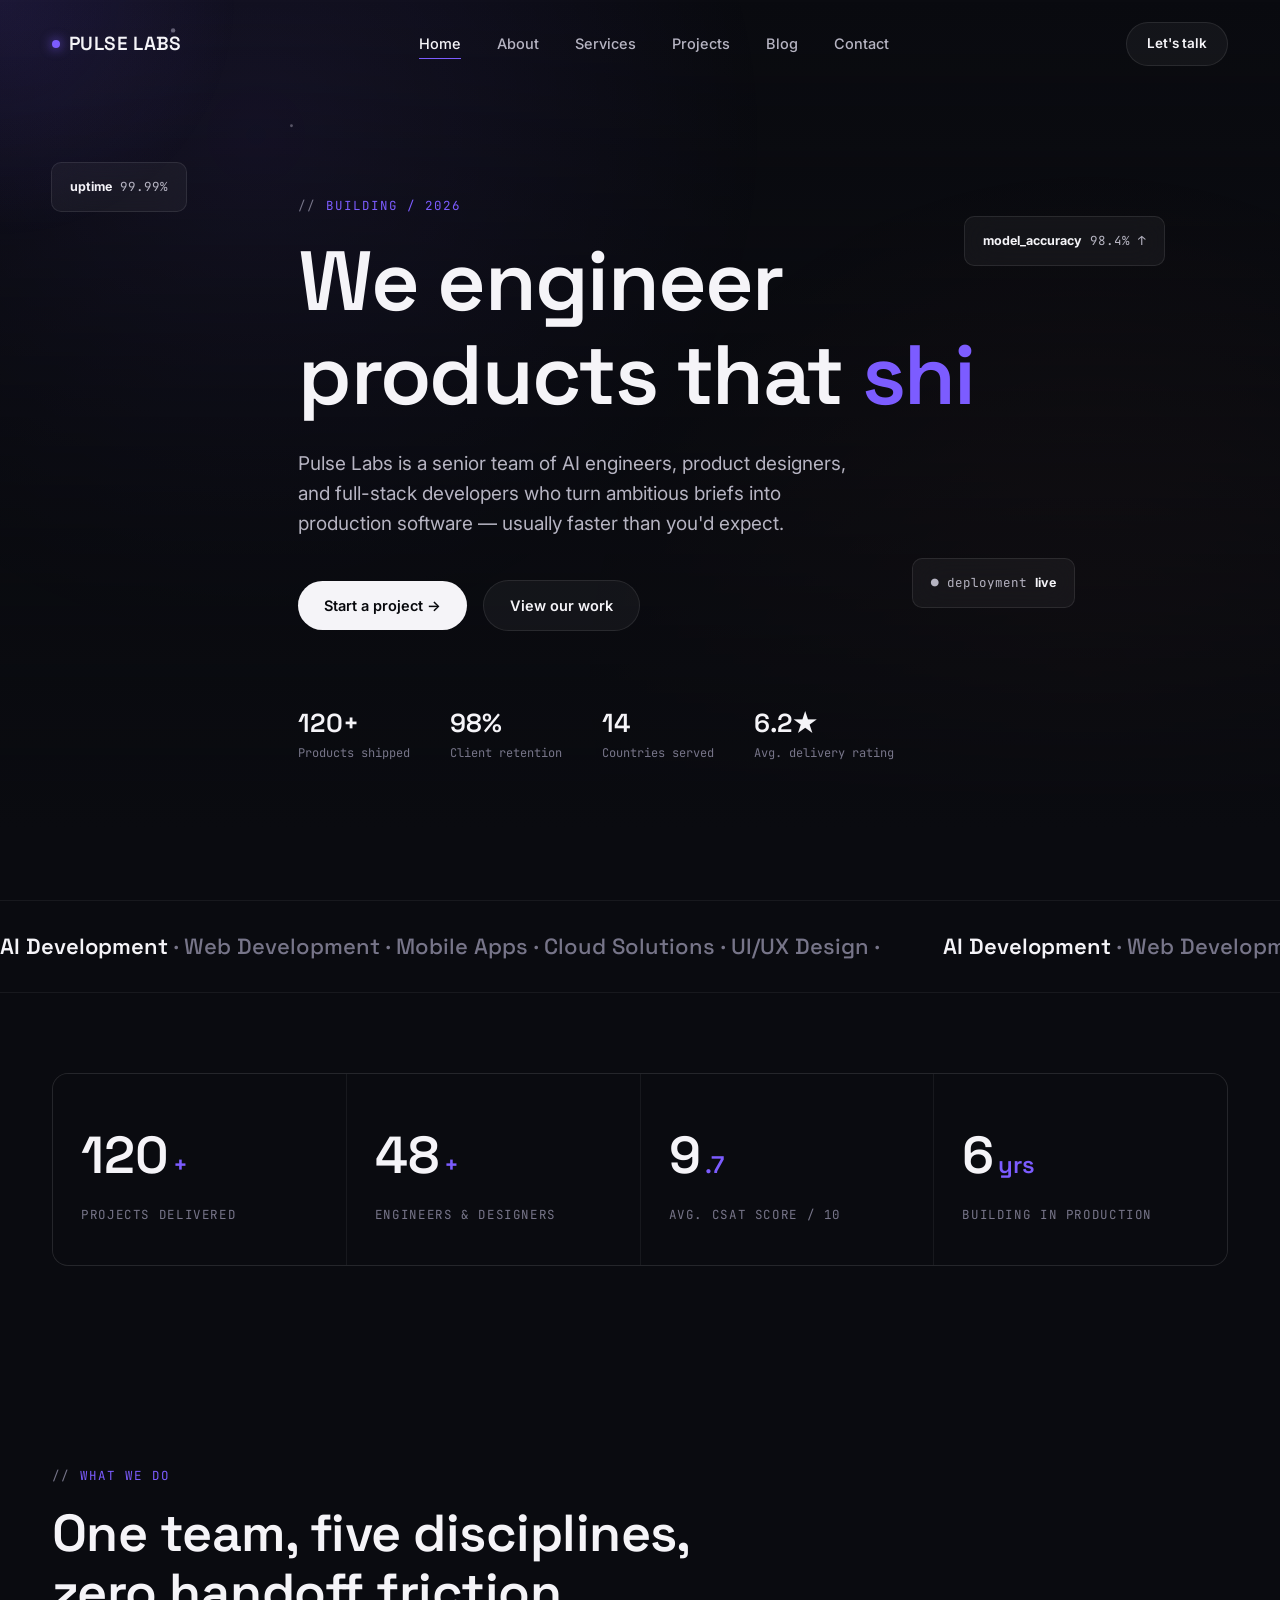
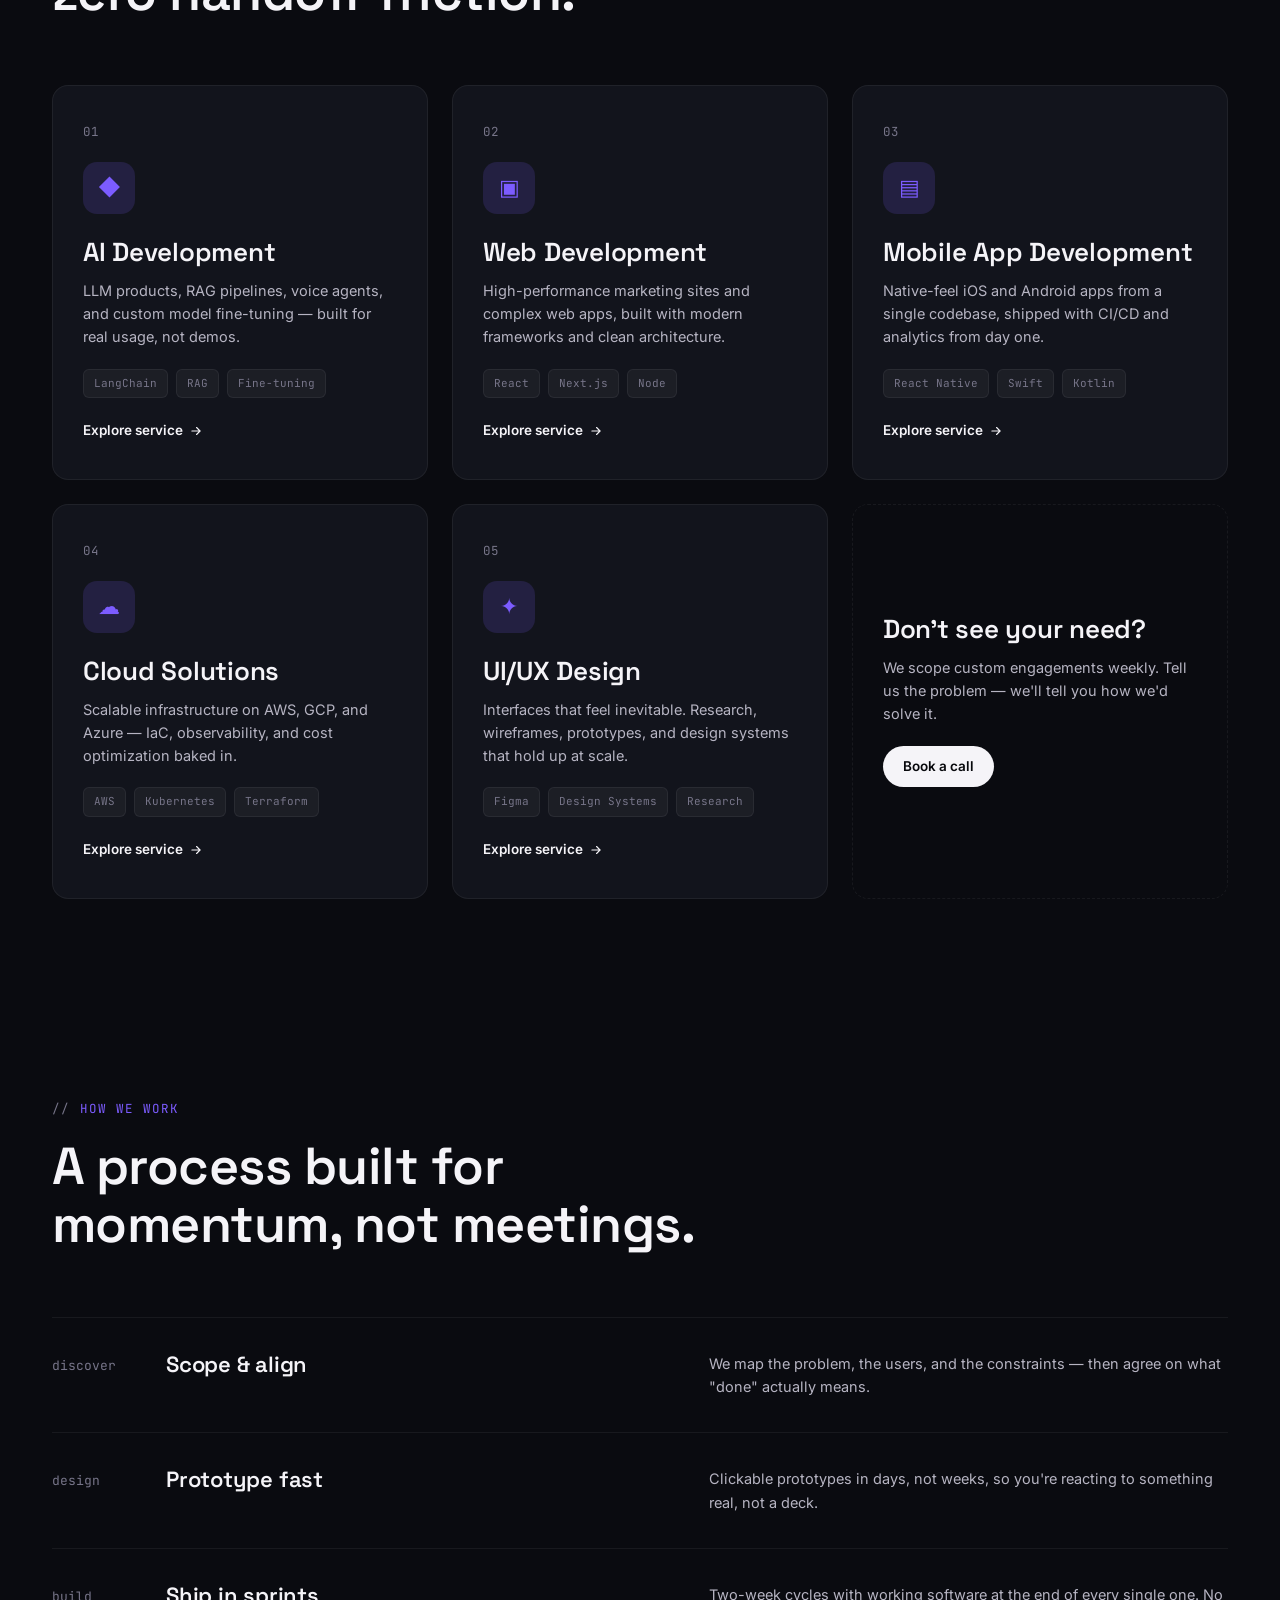
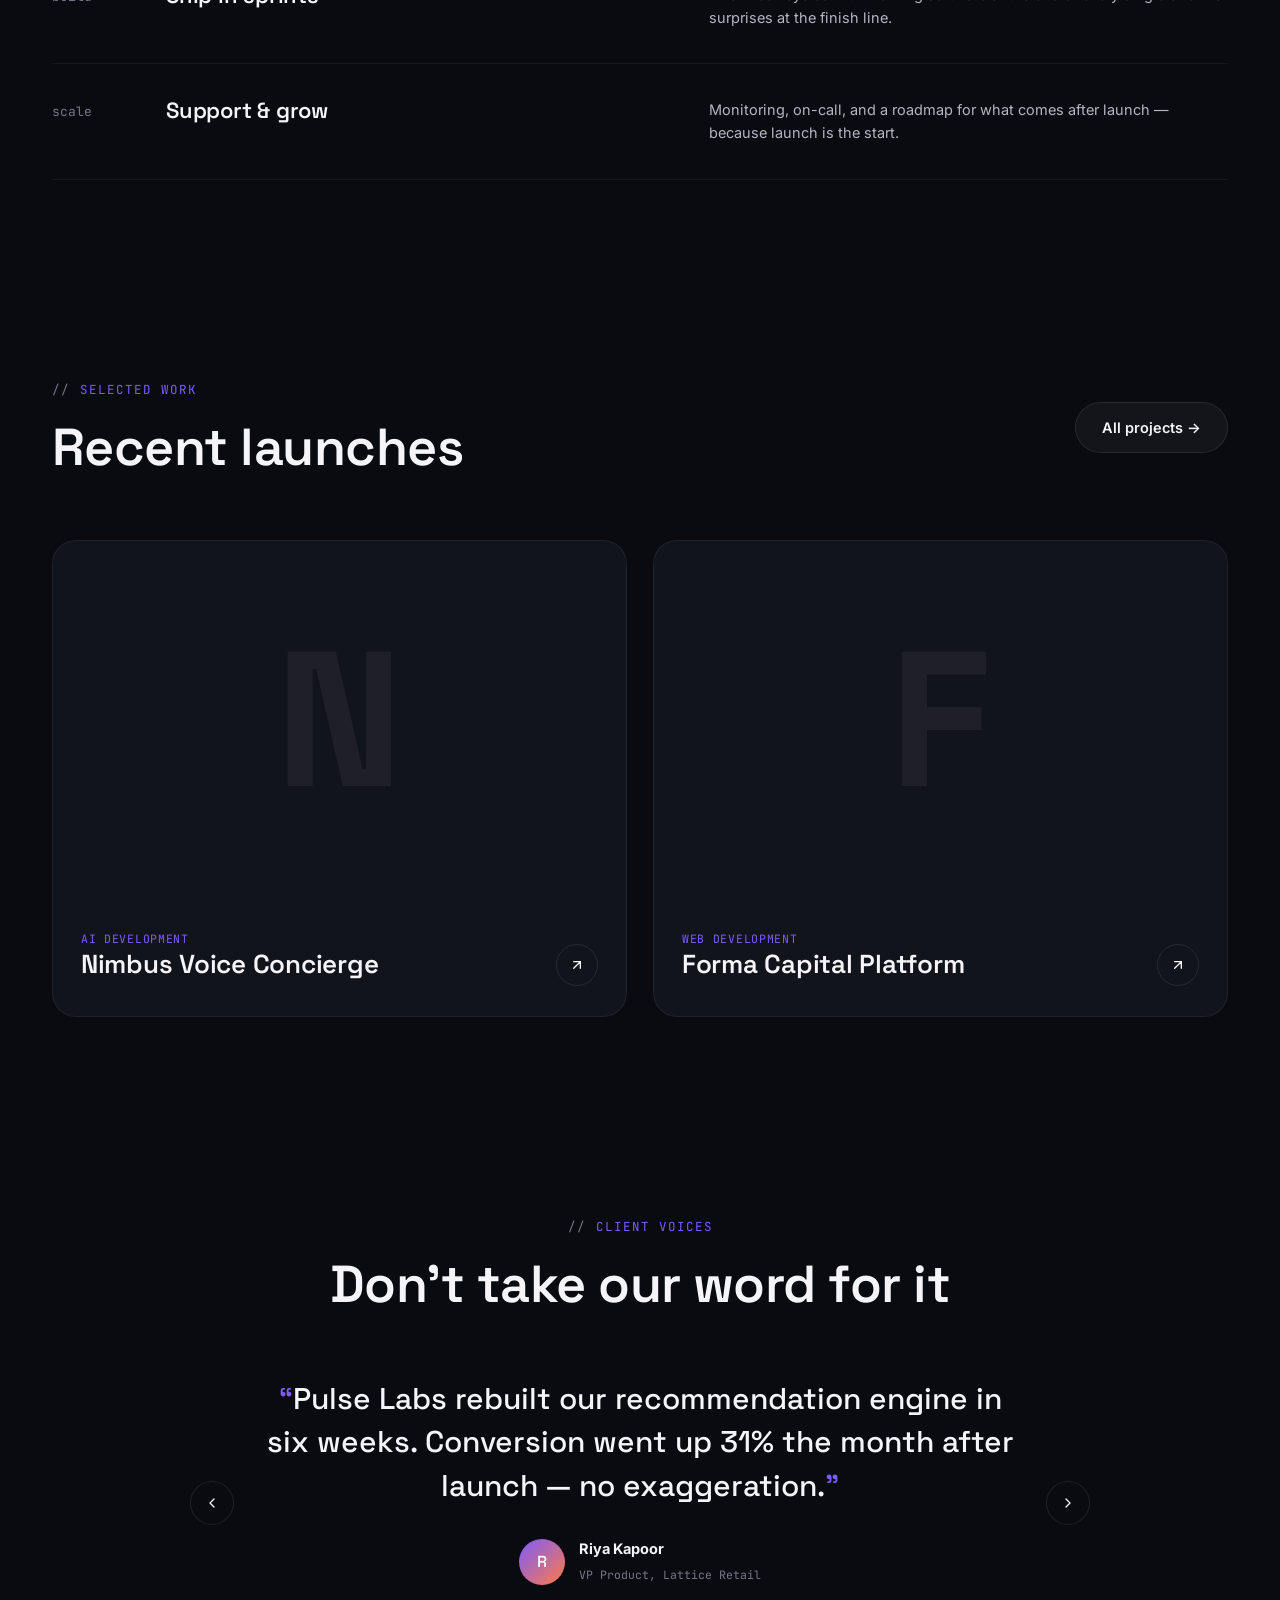
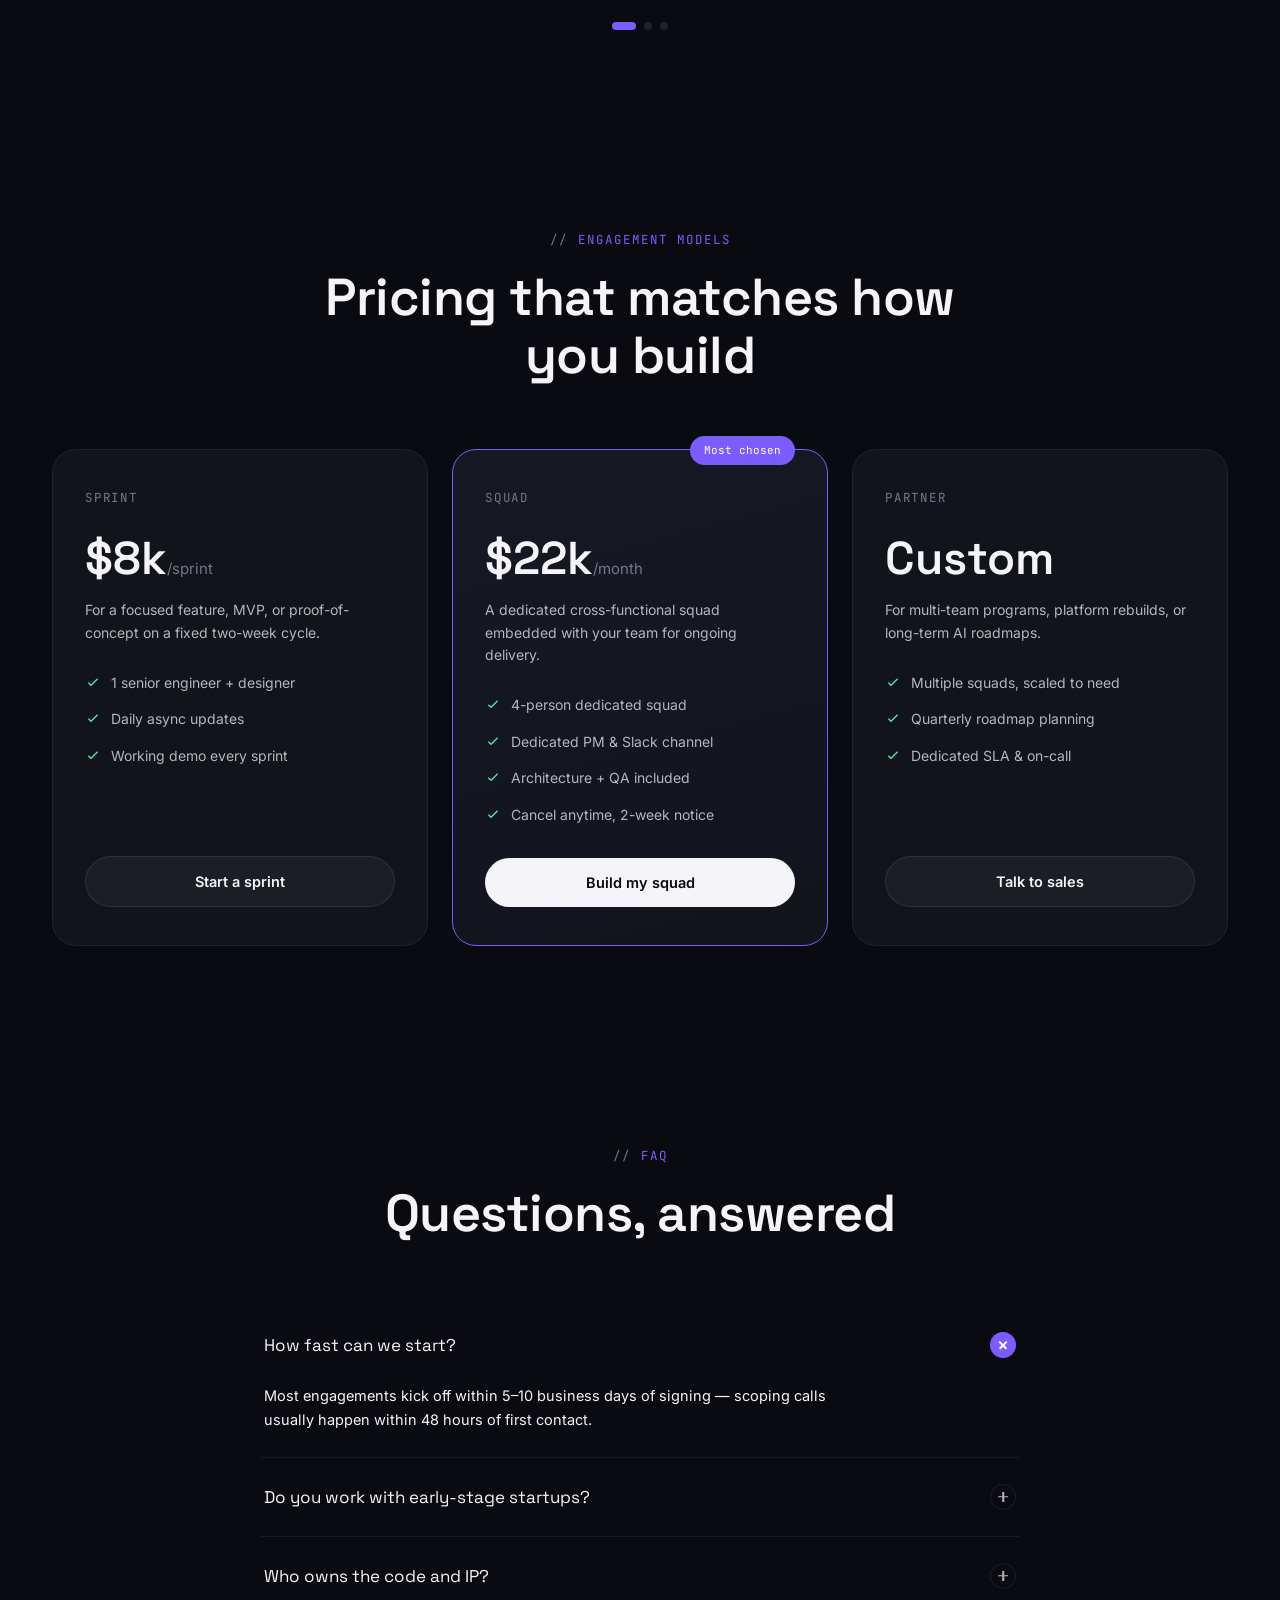
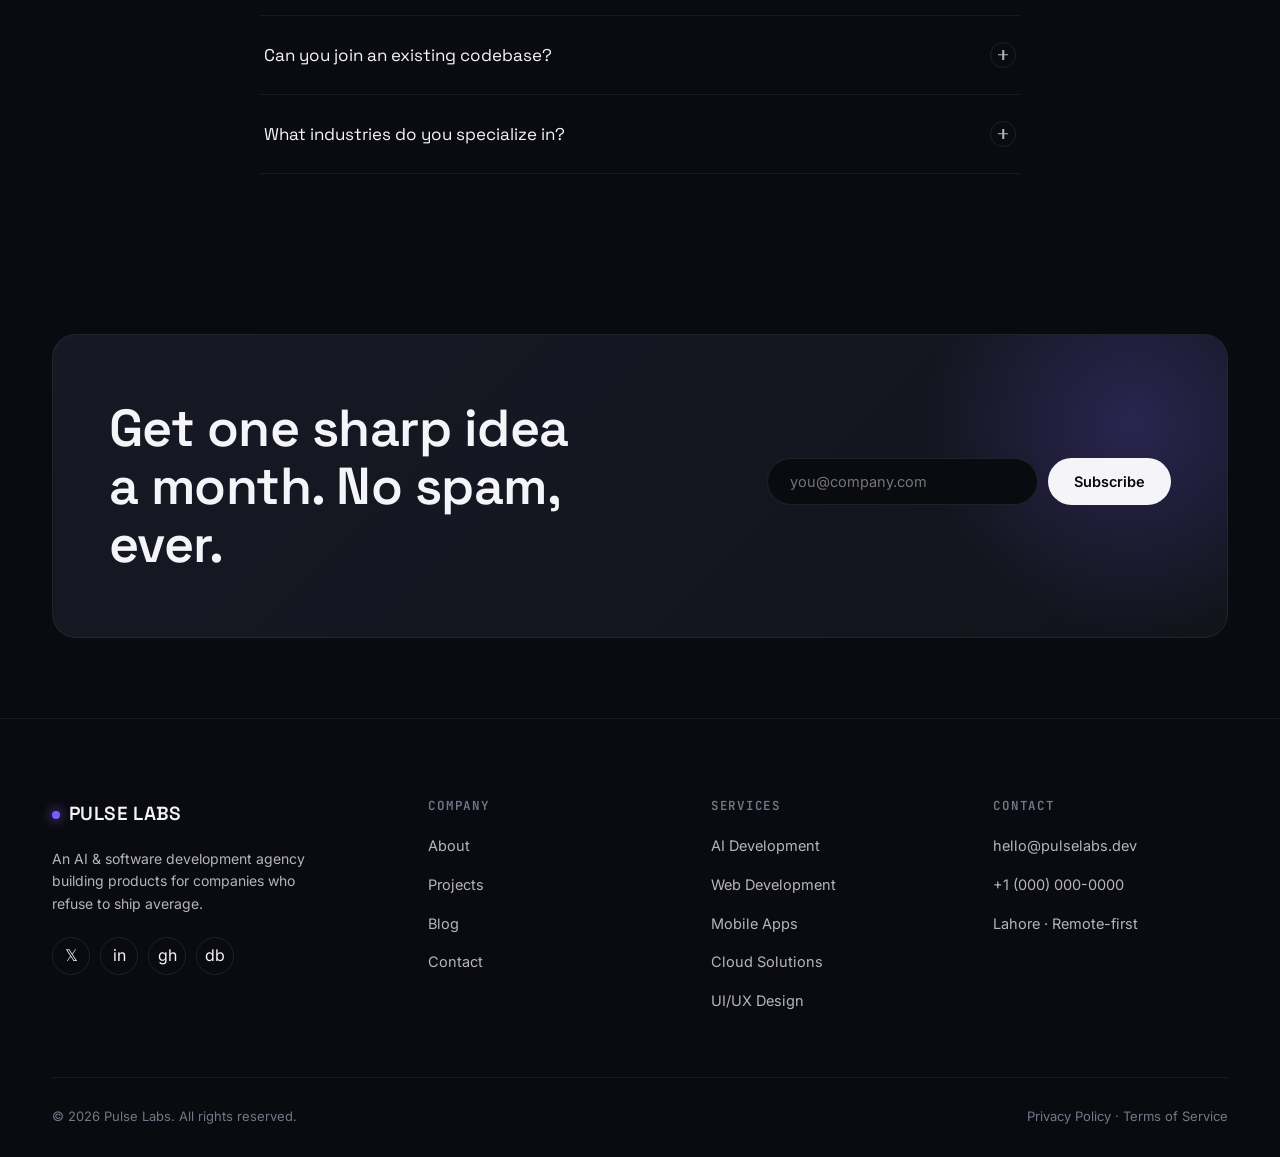
<file: index.html>
<!DOCTYPE html>
<html lang="en">
<head>
<meta charset="UTF-8">
<meta name="viewport" content="width=device-width, initial-scale=1.0">
<title>Pulse Labs — AI &amp; Software Development Agency</title>
<meta name="description" content="Pulse Labs designs and ships AI products, web platforms, and mobile apps for ambitious companies. From idea to production, fast.">
<meta name="keywords" content="AI development agency, software development, web development, mobile app development, cloud solutions, UI/UX design">
<meta property="og:title" content="Pulse Labs — AI & Software Development Agency">
<meta property="og:description" content="We build the intelligence layer for ambitious companies.">
<meta property="og:type" content="website">
<link rel="icon" href="data:image/svg+xml,<svg xmlns=%22http://www.w3.org/2000/svg%22 viewBox=%220 0 100 100%22><circle cx=%2250%22 cy=%2250%22 r=%2240%22 fill=%22%237c5cff%22/></svg>">
<link rel="preconnect" href="https://fonts.googleapis.com">
<link href="https://fonts.googleapis.com/css2?family=Space+Grotesk:wght@500;600;700&family=Inter:wght@400;500;600;700&family=JetBrains+Mono:wght@400;500&display=swap" rel="stylesheet">
<link rel="stylesheet" href="style.css">
</head>
<body>

<!-- Loader -->
<div class="loader">
  <div class="loader-inner">
    <div class="loader-mark">PULSE<span>LABS</span></div>
    <div class="loader-bar"></div>
    <div class="loader-pct">Loading experience…</div>
  </div>
</div>

<div class="cursor-glow"></div>

<!-- Nav -->
<header class="nav">
  <div class="container nav-inner">
    <a href="index.html" class="logo"><span class="logo-dot"></span>PULSE LABS</a>
    <nav class="nav-links">
      <a href="index.html" class="active">Home</a>
      <a href="about.html">About</a>
      <a href="services.html">Services</a>
      <a href="projects.html">Projects</a>
      <a href="blog.html">Blog</a>
      <a href="contact.html">Contact</a>
    </nav>
    <div class="nav-cta">
      <a href="contact.html" class="btn btn-ghost btn-sm">Let's talk</a>
      <button class="nav-toggle" aria-label="Toggle menu"><span></span><span></span><span></span></button>
    </div>
  </div>
</header>

<main>
  <!-- HERO -->
  <section class="hero">
    <canvas id="hero-canvas"></canvas>
    <div class="hero-grid-fade"></div>
    <div class="container hero-content">
      <div class="eyebrow">building / 2026</div>
      <h1>We engineer<br>products that <span class="accent" data-typing='["think.","ship.","scale.","convert."]'></span></h1>
      <p class="lead">Pulse Labs is a senior team of AI engineers, product designers, and full-stack developers who turn ambitious briefs into production software — usually faster than you'd expect.</p>
      <div class="hero-actions">
        <a href="contact.html" class="btn btn-primary">Start a project →</a>
        <a href="projects.html" class="btn btn-ghost">View our work</a>
      </div>
      <div class="hero-meta">
        <div><strong>120+</strong>Products shipped</div>
        <div><strong>98%</strong>Client retention</div>
        <div><strong>14</strong>Countries served</div>
        <div><strong>6.2★</strong>Avg. delivery rating</div>
      </div>
    </div>
    <div class="float-el glass" data-depth="35" style="top:24%; right:9%; animation-delay:.5s;">
      <strong>model_accuracy</strong> 98.4% ↑
    </div>
    <div class="float-el glass" data-depth="22" style="top:62%; right:16%; animation-delay:1.5s;">
      ● deployment <strong>live</strong>
    </div>
    <div class="float-el glass" data-depth="28" style="top:18%; left:4%; animation-delay:1s;">
      <strong>uptime</strong> 99.99%
    </div>
  </section>

  <!-- Marquee -->
  <div class="marquee-wrap">
    <div class="marquee">
      <span><b>AI Development</b> · Web Development · Mobile Apps · Cloud Solutions · UI/UX Design ·</span>
      <span><b>AI Development</b> · Web Development · Mobile Apps · Cloud Solutions · UI/UX Design ·</span>
    </div>
  </div>

  <!-- STATS -->
  <section class="section section-tight">
    <div class="container">
      <div class="stats-grid">
        <div class="stat reveal"><div class="num" data-count="120"><span class="suffix">+</span></div><div class="label">Projects delivered</div></div>
        <div class="stat reveal"><div class="num" data-count="48"><span class="suffix">+</span></div><div class="label">Engineers &amp; designers</div></div>
        <div class="stat reveal"><div class="num" data-count="9"><span class="suffix">.7</span></div><div class="label">Avg. CSAT score / 10</div></div>
        <div class="stat reveal"><div class="num" data-count="6"><span class="suffix">yrs</span></div><div class="label">Building in production</div></div>
      </div>
    </div>
  </section>

  <!-- SERVICES -->
  <section class="section" id="services">
    <div class="container">
      <div class="section-head reveal">
        <div class="eyebrow">what we do</div>
        <h2>One team, five disciplines, zero handoff friction.</h2>
      </div>
      <div class="services-grid stagger">
        <div class="service-card reveal">
          <div class="service-num">01</div>
          <div class="service-icon">◆</div>
          <h3>AI Development</h3>
          <p>LLM products, RAG pipelines, voice agents, and custom model fine-tuning — built for real usage, not demos.</p>
          <div class="service-tags"><span>LangChain</span><span>RAG</span><span>Fine-tuning</span></div>
          <a href="services.html#ai" class="service-link">Explore service <svg width="14" height="14" viewBox="0 0 24 24" fill="none"><path d="M5 12h14M13 6l6 6-6 6" stroke="currentColor" stroke-width="2" stroke-linecap="round"/></svg></a>
        </div>
        <div class="service-card reveal">
          <div class="service-num">02</div>
          <div class="service-icon">▣</div>
          <h3>Web Development</h3>
          <p>High-performance marketing sites and complex web apps, built with modern frameworks and clean architecture.</p>
          <div class="service-tags"><span>React</span><span>Next.js</span><span>Node</span></div>
          <a href="services.html#web" class="service-link">Explore service <svg width="14" height="14" viewBox="0 0 24 24" fill="none"><path d="M5 12h14M13 6l6 6-6 6" stroke="currentColor" stroke-width="2" stroke-linecap="round"/></svg></a>
        </div>
        <div class="service-card reveal">
          <div class="service-num">03</div>
          <div class="service-icon">▤</div>
          <h3>Mobile App Development</h3>
          <p>Native-feel iOS and Android apps from a single codebase, shipped with CI/CD and analytics from day one.</p>
          <div class="service-tags"><span>React Native</span><span>Swift</span><span>Kotlin</span></div>
          <a href="services.html#mobile" class="service-link">Explore service <svg width="14" height="14" viewBox="0 0 24 24" fill="none"><path d="M5 12h14M13 6l6 6-6 6" stroke="currentColor" stroke-width="2" stroke-linecap="round"/></svg></a>
        </div>
        <div class="service-card reveal">
          <div class="service-num">04</div>
          <div class="service-icon">☁</div>
          <h3>Cloud Solutions</h3>
          <p>Scalable infrastructure on AWS, GCP, and Azure — IaC, observability, and cost optimization baked in.</p>
          <div class="service-tags"><span>AWS</span><span>Kubernetes</span><span>Terraform</span></div>
          <a href="services.html#cloud" class="service-link">Explore service <svg width="14" height="14" viewBox="0 0 24 24" fill="none"><path d="M5 12h14M13 6l6 6-6 6" stroke="currentColor" stroke-width="2" stroke-linecap="round"/></svg></a>
        </div>
        <div class="service-card reveal">
          <div class="service-num">05</div>
          <div class="service-icon">✦</div>
          <h3>UI/UX Design</h3>
          <p>Interfaces that feel inevitable. Research, wireframes, prototypes, and design systems that hold up at scale.</p>
          <div class="service-tags"><span>Figma</span><span>Design Systems</span><span>Research</span></div>
          <a href="services.html#design" class="service-link">Explore service <svg width="14" height="14" viewBox="0 0 24 24" fill="none"><path d="M5 12h14M13 6l6 6-6 6" stroke="currentColor" stroke-width="2" stroke-linecap="round"/></svg></a>
        </div>
        <div class="service-card reveal" style="display:flex; flex-direction:column; justify-content:center; align-items:flex-start; background:transparent; border-style:dashed;">
          <h3>Don't see your need?</h3>
          <p>We scope custom engagements weekly. Tell us the problem — we'll tell you how we'd solve it.</p>
          <a href="contact.html" class="btn btn-primary btn-sm">Book a call</a>
        </div>
      </div>
    </div>
  </section>

  <!-- PROCESS -->
  <section class="section section-tight">
    <div class="container">
      <div class="section-head reveal">
        <div class="eyebrow">how we work</div>
        <h2>A process built for momentum, not meetings.</h2>
      </div>
      <div class="process-list reveal">
        <div class="process-row"><div class="process-tag">discover</div><h3>Scope &amp; align</h3><p>We map the problem, the users, and the constraints — then agree on what "done" actually means.</p></div>
        <div class="process-row"><div class="process-tag">design</div><h3>Prototype fast</h3><p>Clickable prototypes in days, not weeks, so you're reacting to something real, not a deck.</p></div>
        <div class="process-row"><div class="process-tag">build</div><h3>Ship in sprints</h3><p>Two-week cycles with working software at the end of every single one. No surprises at the finish line.</p></div>
        <div class="process-row"><div class="process-tag">scale</div><h3>Support &amp; grow</h3><p>Monitoring, on-call, and a roadmap for what comes after launch — because launch is the start.</p></div>
      </div>
    </div>
  </section>

  <!-- PROJECTS PREVIEW -->
  <section class="section">
    <div class="container">
      <div class="section-head flex-between reveal" style="width:100%; max-width:none;">
        <div>
          <div class="eyebrow">selected work</div>
          <h2>Recent launches</h2>
        </div>
        <a href="projects.html" class="btn btn-ghost">All projects →</a>
      </div>
      <div class="projects-grid stagger">
        <div class="project-card reveal">
          <div class="project-media"><div class="ph">N</div></div>
          <div class="project-body">
            <div><span class="project-cat">AI Development</span><h3>Nimbus Voice Concierge</h3></div>
            <div class="project-arrow"><svg width="16" height="16" viewBox="0 0 24 24" fill="none"><path d="M7 17L17 7M7 7h10v10" stroke="currentColor" stroke-width="2" stroke-linecap="round"/></svg></div>
          </div>
        </div>
        <div class="project-card reveal">
          <div class="project-media"><div class="ph">F</div></div>
          <div class="project-body">
            <div><span class="project-cat">Web Development</span><h3>Forma Capital Platform</h3></div>
            <div class="project-arrow"><svg width="16" height="16" viewBox="0 0 24 24" fill="none"><path d="M7 17L17 7M7 7h10v10" stroke="currentColor" stroke-width="2" stroke-linecap="round"/></svg></div>
          </div>
        </div>
      </div>
    </div>
  </section>

  <!-- TESTIMONIALS -->
  <section class="section section-tight">
    <div class="container">
      <div class="section-head center reveal">
        <div class="eyebrow" style="justify-content:center;">client voices</div>
        <h2>Don't take our word for it</h2>
      </div>
      <div class="testi-wrap reveal">
        <div class="testi-arrows">
          <button class="testi-prev" aria-label="Previous"><svg width="16" height="16" viewBox="0 0 24 24" fill="none"><path d="M15 6l-6 6 6 6" stroke="currentColor" stroke-width="2" stroke-linecap="round"/></svg></button>
          <button class="testi-next" aria-label="Next"><svg width="16" height="16" viewBox="0 0 24 24" fill="none"><path d="M9 6l6 6-6 6" stroke="currentColor" stroke-width="2" stroke-linecap="round"/></svg></button>
        </div>
        <div class="testi-slide active">
          <p class="testi-quote">Pulse Labs rebuilt our recommendation engine in six weeks. Conversion went up 31% the month after launch — no exaggeration.</p>
          <div class="testi-person"><div class="testi-avatar">R</div><div><strong>Riya Kapoor</strong><span>VP Product, Lattice Retail</span></div></div>
        </div>
        <div class="testi-slide">
          <p class="testi-quote">The fastest, most senior team we've worked with. They challenged our spec in the first call and the product was better for it.</p>
          <div class="testi-person"><div class="testi-avatar">D</div><div><strong>Daniel Osei</strong><span>Founder, Forma Capital</span></div></div>
        </div>
        <div class="testi-slide">
          <p class="testi-quote">Our voice agent now handles 70% of inbound support without a single dropped call. Pulse Labs owns the whole pipeline end to end.</p>
          <div class="testi-person"><div class="testi-avatar">S</div><div><strong>Sara Lindqvist</strong><span>COO, Nimbus Health</span></div></div>
        </div>
        <div class="testi-dots"></div>
      </div>
    </div>
  </section>

  <!-- PRICING -->
  <section class="section" id="pricing">
    <div class="container">
      <div class="section-head center reveal">
        <div class="eyebrow" style="justify-content:center;">engagement models</div>
        <h2>Pricing that matches how you build</h2>
      </div>
      <div class="pricing-grid stagger">
        <div class="price-card reveal">
          <div class="price-name">Sprint</div>
          <div class="price-amount">$8k<span>/sprint</span></div>
          <p class="price-desc">For a focused feature, MVP, or proof-of-concept on a fixed two-week cycle.</p>
          <ul class="price-features">
            <li><svg width="16" height="16" viewBox="0 0 24 24" fill="none"><path d="M5 13l4 4L19 7" stroke="currentColor" stroke-width="2"/></svg>1 senior engineer + designer</li>
            <li><svg width="16" height="16" viewBox="0 0 24 24" fill="none"><path d="M5 13l4 4L19 7" stroke="currentColor" stroke-width="2"/></svg>Daily async updates</li>
            <li><svg width="16" height="16" viewBox="0 0 24 24" fill="none"><path d="M5 13l4 4L19 7" stroke="currentColor" stroke-width="2"/></svg>Working demo every sprint</li>
          </ul>
          <a href="contact.html" class="btn btn-ghost btn-block">Start a sprint</a>
        </div>
        <div class="price-card is-featured reveal">
          <div class="price-badge">Most chosen</div>
          <div class="price-name">Squad</div>
          <div class="price-amount">$22k<span>/month</span></div>
          <p class="price-desc">A dedicated cross-functional squad embedded with your team for ongoing delivery.</p>
          <ul class="price-features">
            <li><svg width="16" height="16" viewBox="0 0 24 24" fill="none"><path d="M5 13l4 4L19 7" stroke="currentColor" stroke-width="2"/></svg>4-person dedicated squad</li>
            <li><svg width="16" height="16" viewBox="0 0 24 24" fill="none"><path d="M5 13l4 4L19 7" stroke="currentColor" stroke-width="2"/></svg>Dedicated PM &amp; Slack channel</li>
            <li><svg width="16" height="16" viewBox="0 0 24 24" fill="none"><path d="M5 13l4 4L19 7" stroke="currentColor" stroke-width="2"/></svg>Architecture + QA included</li>
            <li><svg width="16" height="16" viewBox="0 0 24 24" fill="none"><path d="M5 13l4 4L19 7" stroke="currentColor" stroke-width="2"/></svg>Cancel anytime, 2-week notice</li>
          </ul>
          <a href="contact.html" class="btn btn-primary btn-block">Build my squad</a>
        </div>
        <div class="price-card reveal">
          <div class="price-name">Partner</div>
          <div class="price-amount">Custom</div>
          <p class="price-desc">For multi-team programs, platform rebuilds, or long-term AI roadmaps.</p>
          <ul class="price-features">
            <li><svg width="16" height="16" viewBox="0 0 24 24" fill="none"><path d="M5 13l4 4L19 7" stroke="currentColor" stroke-width="2"/></svg>Multiple squads, scaled to need</li>
            <li><svg width="16" height="16" viewBox="0 0 24 24" fill="none"><path d="M5 13l4 4L19 7" stroke="currentColor" stroke-width="2"/></svg>Quarterly roadmap planning</li>
            <li><svg width="16" height="16" viewBox="0 0 24 24" fill="none"><path d="M5 13l4 4L19 7" stroke="currentColor" stroke-width="2"/></svg>Dedicated SLA &amp; on-call</li>
          </ul>
          <a href="contact.html" class="btn btn-ghost btn-block">Talk to sales</a>
        </div>
      </div>
    </div>
  </section>

  <!-- FAQ -->
  <section class="section section-tight">
    <div class="container">
      <div class="section-head center reveal">
        <div class="eyebrow" style="justify-content:center;">faq</div>
        <h2>Questions, answered</h2>
      </div>
      <div class="faq-list reveal">
        <div class="faq-item active">
          <button class="faq-q"><span>How fast can we start?</span><span class="plus"></span></button>
          <div class="faq-a" style="max-height:200px;"><div class="faq-a-inner">Most engagements kick off within 5–10 business days of signing — scoping calls usually happen within 48 hours of first contact.</div></div>
        </div>
        <div class="faq-item">
          <button class="faq-q"><span>Do you work with early-stage startups?</span><span class="plus"></span></button>
          <div class="faq-a"><div class="faq-a-inner">Yes — the Sprint model exists specifically for teams validating an MVP before committing to a larger build.</div></div>
        </div>
        <div class="faq-item">
          <button class="faq-q"><span>Who owns the code and IP?</span><span class="plus"></span></button>
          <div class="faq-a"><div class="faq-a-inner">You do, fully, from day one. We hand over clean repositories, documentation, and infrastructure access at every milestone.</div></div>
        </div>
        <div class="faq-item">
          <button class="faq-q"><span>Can you join an existing codebase?</span><span class="plus"></span></button>
          <div class="faq-a"><div class="faq-a-inner">Often. We start with a short technical audit so estimates reflect the real state of your code, not assumptions.</div></div>
        </div>
        <div class="faq-item">
          <button class="faq-q"><span>What industries do you specialize in?</span><span class="plus"></span></button>
          <div class="faq-a"><div class="faq-a-inner">Fintech, healthtech, retail, and B2B SaaS make up most of our work, though our AI practice spans nearly every sector.</div></div>
        </div>
      </div>
    </div>
  </section>

  <!-- NEWSLETTER / CTA -->
  <section class="section section-tight">
    <div class="container">
      <div class="cta-band reveal">
        <h2>Get one sharp idea a month. No spam, ever.</h2>
        <div>
          <form class="newsletter-form">
            <input type="email" placeholder="you@company.com" required>
            <button type="submit" class="btn btn-primary">Subscribe</button>
          </form>
          <div class="form-msg"></div>
        </div>
      </div>
    </div>
  </section>
</main>

<!-- Footer -->
<footer>
  <div class="container">
    <div class="footer-top">
      <div class="footer-brand">
        <a href="index.html" class="logo"><span class="logo-dot"></span>PULSE LABS</a>
        <p>An AI &amp; software development agency building products for companies who refuse to ship average.</p>
        <div class="social-row">
          <a href="#" aria-label="Twitter">𝕏</a>
          <a href="#" aria-label="LinkedIn">in</a>
          <a href="#" aria-label="GitHub">gh</a>
          <a href="#" aria-label="Dribbble">db</a>
        </div>
      </div>
      <div class="footer-col">
        <h4>Company</h4>
        <ul>
          <li><a href="about.html">About</a></li>
          <li><a href="projects.html">Projects</a></li>
          <li><a href="blog.html">Blog</a></li>
          <li><a href="contact.html">Contact</a></li>
        </ul>
      </div>
      <div class="footer-col">
        <h4>Services</h4>
        <ul>
          <li><a href="services.html#ai">AI Development</a></li>
          <li><a href="services.html#web">Web Development</a></li>
          <li><a href="services.html#mobile">Mobile Apps</a></li>
          <li><a href="services.html#cloud">Cloud Solutions</a></li>
          <li><a href="services.html#design">UI/UX Design</a></li>
        </ul>
      </div>
      <div class="footer-col">
        <h4>Contact</h4>
        <ul>
          <li><a href="mailto:hello@pulselabs.dev">hello@pulselabs.dev</a></li>
          <li><a href="tel:+10000000000">+1 (000) 000-0000</a></li>
          <li><a href="#">Lahore · Remote-first</a></li>
        </ul>
      </div>
    </div>
    <div class="footer-bottom">
      <span>© <span class="cur-year"></span> Pulse Labs. All rights reserved.</span>
      <span>Privacy Policy · Terms of Service</span>
    </div>
  </div>
</footer>

<button class="back-to-top" aria-label="Back to top"><svg width="18" height="18" viewBox="0 0 24 24" fill="none"><path d="M12 19V5M5 12l7-7 7 7" stroke="currentColor" stroke-width="2" stroke-linecap="round"/></svg></button>

<script src="script.js"></script>
</body>
</html>
</file>
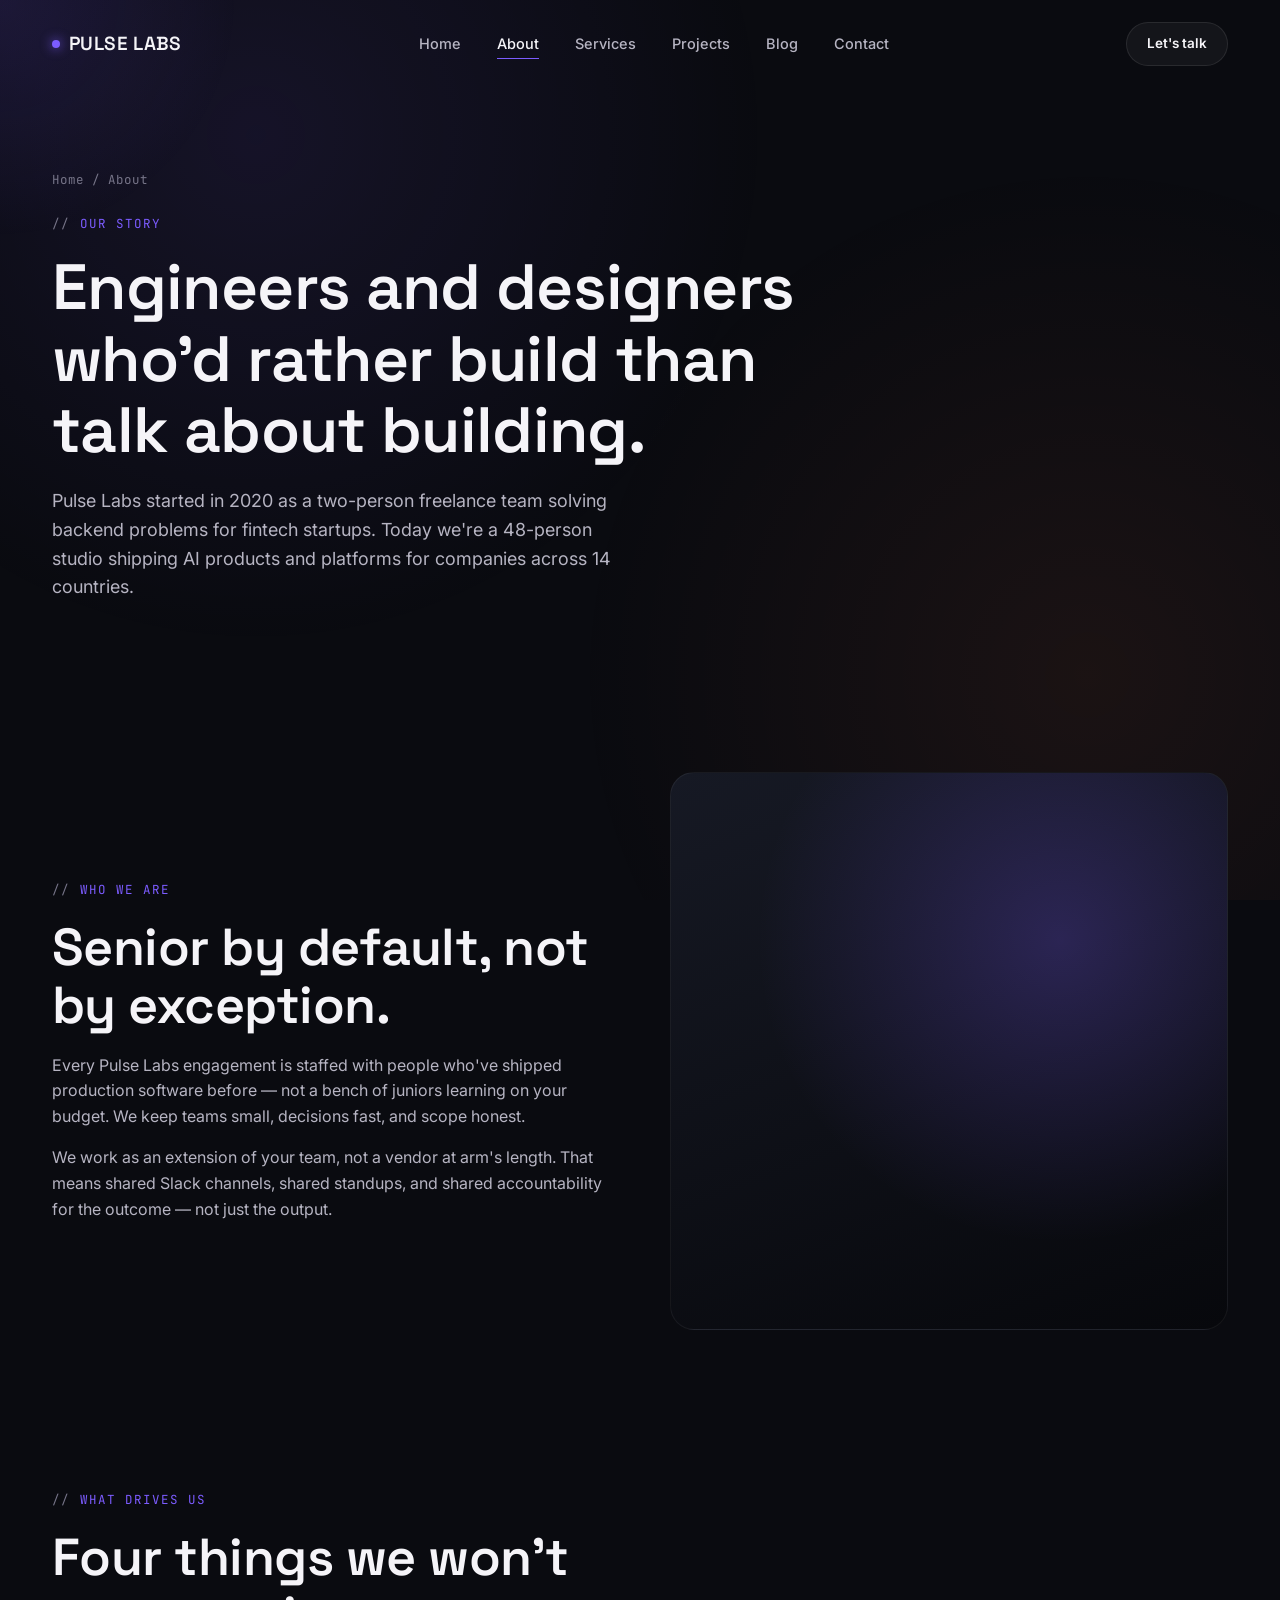
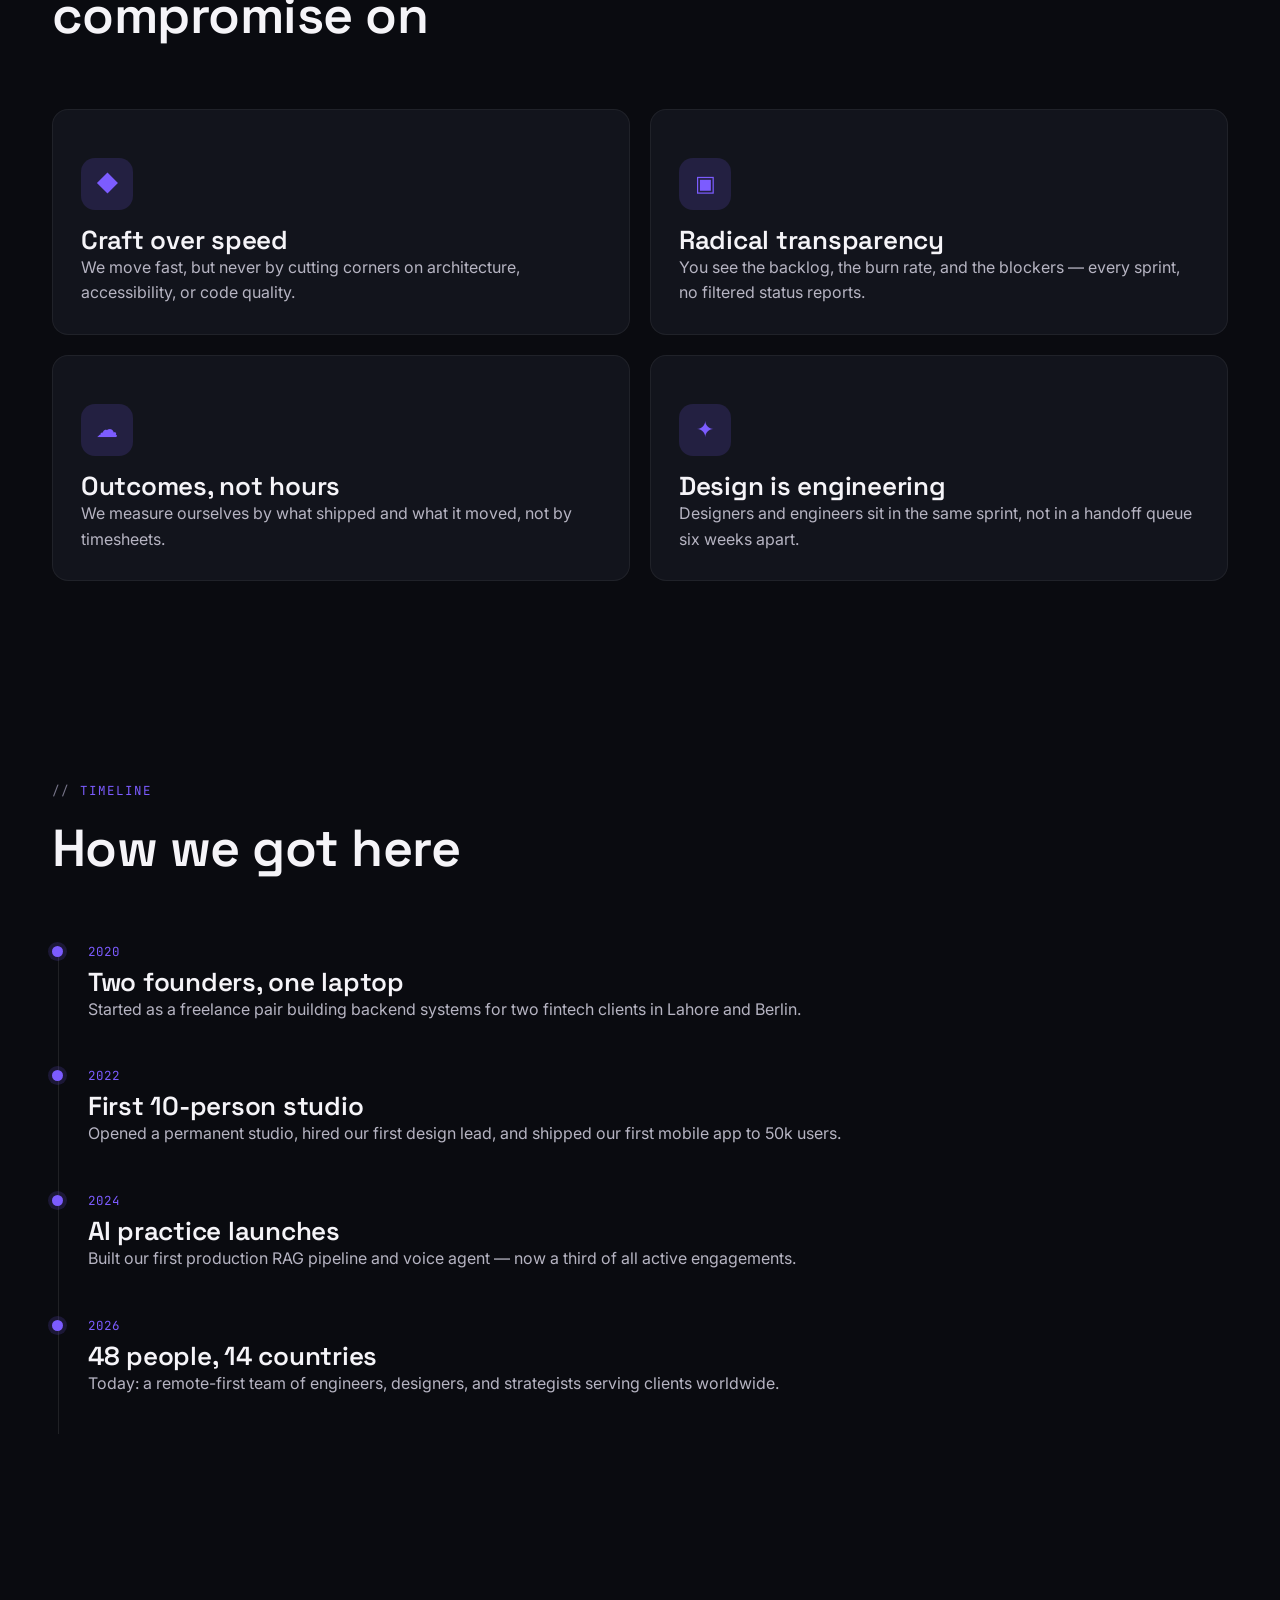
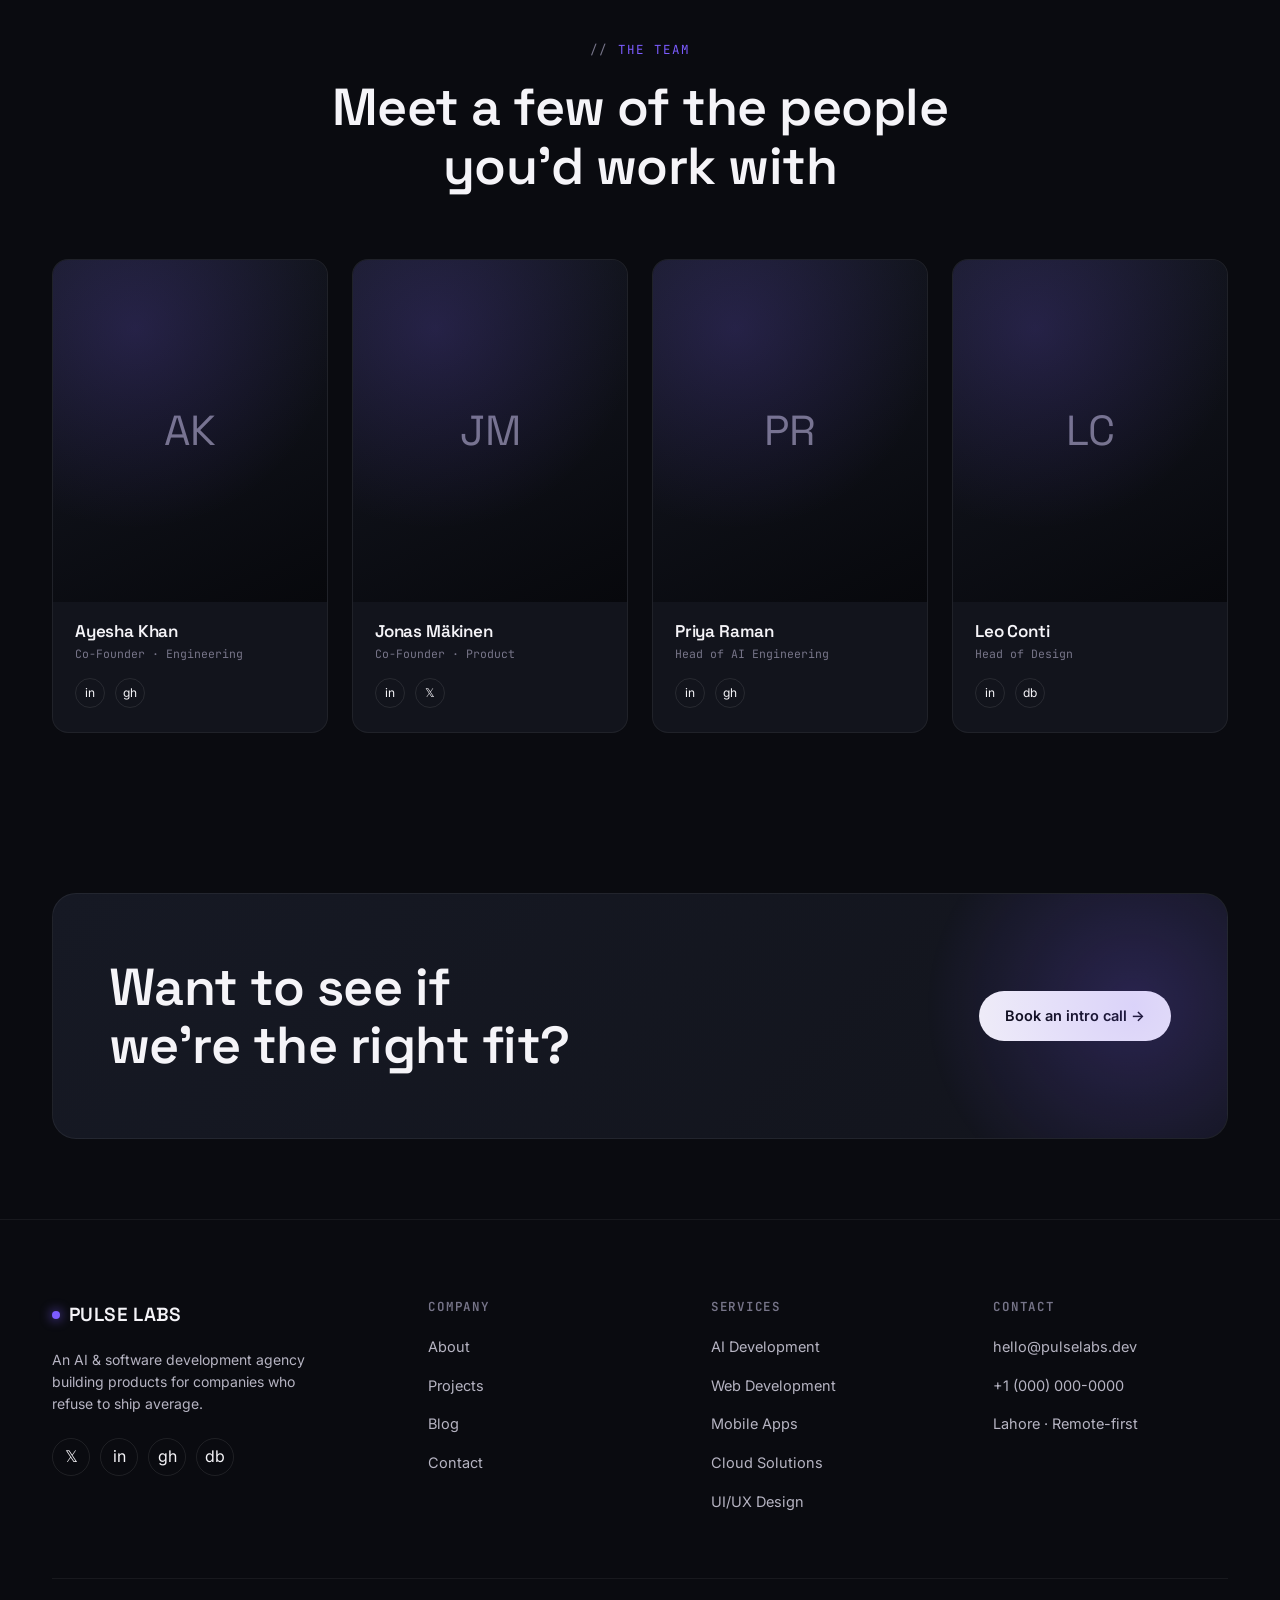
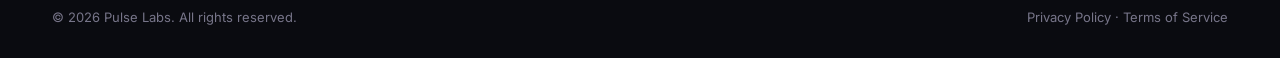
<file: about.html>
<!DOCTYPE html>
<html lang="en">
<head>
<meta charset="UTF-8">
<meta name="viewport" content="width=device-width, initial-scale=1.0">
<title>About — Pulse Labs</title>
<meta name="description" content="Pulse Labs is a senior team of AI engineers, designers, and developers. Learn about our story, values, and the people behind the work.">
<link rel="icon" href="data:image/svg+xml,<svg xmlns=%22http://www.w3.org/2000/svg%22 viewBox=%220 0 100 100%22><circle cx=%2250%22 cy=%2250%22 r=%2240%22 fill=%22%237c5cff%22/></svg>">
<link rel="preconnect" href="https://fonts.googleapis.com">
<link href="https://fonts.googleapis.com/css2?family=Space+Grotesk:wght@500;600;700&family=Inter:wght@400;500;600;700&family=JetBrains+Mono:wght@400;500&display=swap" rel="stylesheet">
<link rel="stylesheet" href="style.css">
</head>
<body>

<div class="loader">
  <div class="loader-inner">
    <div class="loader-mark">PULSE<span>LABS</span></div>
    <div class="loader-bar"></div>
    <div class="loader-pct">Loading experience…</div>
  </div>
</div>
<div class="cursor-glow"></div>

<header class="nav">
  <div class="container nav-inner">
    <a href="index.html" class="logo"><span class="logo-dot"></span>PULSE LABS</a>
    <nav class="nav-links">
      <a href="index.html">Home</a>
      <a href="about.html" class="active">About</a>
      <a href="services.html">Services</a>
      <a href="projects.html">Projects</a>
      <a href="blog.html">Blog</a>
      <a href="contact.html">Contact</a>
    </nav>
    <div class="nav-cta">
      <a href="contact.html" class="btn btn-ghost btn-sm">Let's talk</a>
      <button class="nav-toggle" aria-label="Toggle menu"><span></span><span></span><span></span></button>
    </div>
  </div>
</header>

<main>
  <section class="page-header">
    <div class="container">
      <div class="breadcrumb"><a href="index.html">Home</a> / About</div>
      <div class="eyebrow">our story</div>
      <h1>Engineers and designers who'd rather build than talk about building.</h1>
      <p class="lead">Pulse Labs started in 2020 as a two-person freelance team solving backend problems for fintech startups. Today we're a 48-person studio shipping AI products and platforms for companies across 14 countries.</p>
    </div>
  </section>

  <section class="section section-tight">
    <div class="container">
      <div class="about-grid">
        <div class="reveal">
          <div class="eyebrow">who we are</div>
          <h2>Senior by default, not by exception.</h2>
          <p style="margin-top:18px;">Every Pulse Labs engagement is staffed with people who've shipped production software before — not a bench of juniors learning on your budget. We keep teams small, decisions fast, and scope honest.</p>
          <p style="margin-top:16px;">We work as an extension of your team, not a vendor at arm's length. That means shared Slack channels, shared standups, and shared accountability for the outcome — not just the output.</p>
        </div>
        <div class="about-visual reveal"></div>
      </div>
    </div>
  </section>

  <section class="section section-tight">
    <div class="container">
      <div class="section-head reveal">
        <div class="eyebrow">what drives us</div>
        <h2>Four things we won't compromise on</h2>
      </div>
      <div class="value-list stagger">
        <div class="value-card reveal">
          <div class="service-icon">◆</div>
          <h3>Craft over speed</h3>
          <p>We move fast, but never by cutting corners on architecture, accessibility, or code quality.</p>
        </div>
        <div class="value-card reveal">
          <div class="service-icon">▣</div>
          <h3>Radical transparency</h3>
          <p>You see the backlog, the burn rate, and the blockers — every sprint, no filtered status reports.</p>
        </div>
        <div class="value-card reveal">
          <div class="service-icon">☁</div>
          <h3>Outcomes, not hours</h3>
          <p>We measure ourselves by what shipped and what it moved, not by timesheets.</p>
        </div>
        <div class="value-card reveal">
          <div class="service-icon">✦</div>
          <h3>Design is engineering</h3>
          <p>Designers and engineers sit in the same sprint, not in a handoff queue six weeks apart.</p>
        </div>
      </div>
    </div>
  </section>

  <section class="section">
    <div class="container">
      <div class="section-head reveal">
        <div class="eyebrow">timeline</div>
        <h2>How we got here</h2>
      </div>
      <div class="timeline reveal">
        <div class="timeline-item"><span class="year">2020</span><h3>Two founders, one laptop</h3><p>Started as a freelance pair building backend systems for two fintech clients in Lahore and Berlin.</p></div>
        <div class="timeline-item"><span class="year">2022</span><h3>First 10-person studio</h3><p>Opened a permanent studio, hired our first design lead, and shipped our first mobile app to 50k users.</p></div>
        <div class="timeline-item"><span class="year">2024</span><h3>AI practice launches</h3><p>Built our first production RAG pipeline and voice agent — now a third of all active engagements.</p></div>
        <div class="timeline-item"><span class="year">2026</span><h3>48 people, 14 countries</h3><p>Today: a remote-first team of engineers, designers, and strategists serving clients worldwide.</p></div>
      </div>
    </div>
  </section>

  <section class="section section-tight">
    <div class="container">
      <div class="section-head center reveal">
        <div class="eyebrow" style="justify-content:center;">the team</div>
        <h2>Meet a few of the people you'd work with</h2>
      </div>
      <div class="team-grid stagger">
        <div class="team-card reveal">
          <div class="team-photo">AK</div>
          <div class="team-info">
            <h4>Ayesha Khan</h4>
            <div class="team-role">Co-Founder · Engineering</div>
            <div class="team-social"><a href="#">in</a><a href="#">gh</a></div>
          </div>
        </div>
        <div class="team-card reveal">
          <div class="team-photo">JM</div>
          <div class="team-info">
            <h4>Jonas Mäkinen</h4>
            <div class="team-role">Co-Founder · Product</div>
            <div class="team-social"><a href="#">in</a><a href="#">𝕏</a></div>
          </div>
        </div>
        <div class="team-card reveal">
          <div class="team-photo">PR</div>
          <div class="team-info">
            <h4>Priya Raman</h4>
            <div class="team-role">Head of AI Engineering</div>
            <div class="team-social"><a href="#">in</a><a href="#">gh</a></div>
          </div>
        </div>
        <div class="team-card reveal">
          <div class="team-photo">LC</div>
          <div class="team-info">
            <h4>Leo Conti</h4>
            <div class="team-role">Head of Design</div>
            <div class="team-social"><a href="#">in</a><a href="#">db</a></div>
          </div>
        </div>
      </div>
    </div>
  </section>

  <section class="section section-tight">
    <div class="container">
      <div class="cta-band reveal">
        <h2>Want to see if we're the right fit?</h2>
        <a href="contact.html" class="btn btn-primary">Book an intro call →</a>
      </div>
    </div>
  </section>
</main>

<footer>
  <div class="container">
    <div class="footer-top">
      <div class="footer-brand">
        <a href="index.html" class="logo"><span class="logo-dot"></span>PULSE LABS</a>
        <p>An AI &amp; software development agency building products for companies who refuse to ship average.</p>
        <div class="social-row">
          <a href="#" aria-label="Twitter">𝕏</a>
          <a href="#" aria-label="LinkedIn">in</a>
          <a href="#" aria-label="GitHub">gh</a>
          <a href="#" aria-label="Dribbble">db</a>
        </div>
      </div>
      <div class="footer-col">
        <h4>Company</h4>
        <ul>
          <li><a href="about.html">About</a></li>
          <li><a href="projects.html">Projects</a></li>
          <li><a href="blog.html">Blog</a></li>
          <li><a href="contact.html">Contact</a></li>
        </ul>
      </div>
      <div class="footer-col">
        <h4>Services</h4>
        <ul>
          <li><a href="services.html#ai">AI Development</a></li>
          <li><a href="services.html#web">Web Development</a></li>
          <li><a href="services.html#mobile">Mobile Apps</a></li>
          <li><a href="services.html#cloud">Cloud Solutions</a></li>
          <li><a href="services.html#design">UI/UX Design</a></li>
        </ul>
      </div>
      <div class="footer-col">
        <h4>Contact</h4>
        <ul>
          <li><a href="mailto:hello@pulselabs.dev">hello@pulselabs.dev</a></li>
          <li><a href="tel:+10000000000">+1 (000) 000-0000</a></li>
          <li><a href="#">Lahore · Remote-first</a></li>
        </ul>
      </div>
    </div>
    <div class="footer-bottom">
      <span>© <span class="cur-year"></span> Pulse Labs. All rights reserved.</span>
      <span>Privacy Policy · Terms of Service</span>
    </div>
  </div>
</footer>

<button class="back-to-top" aria-label="Back to top"><svg width="18" height="18" viewBox="0 0 24 24" fill="none"><path d="M12 19V5M5 12l7-7 7 7" stroke="currentColor" stroke-width="2" stroke-linecap="round"/></svg></button>

<script src="script.js"></script>
</body>
</html>
</file>
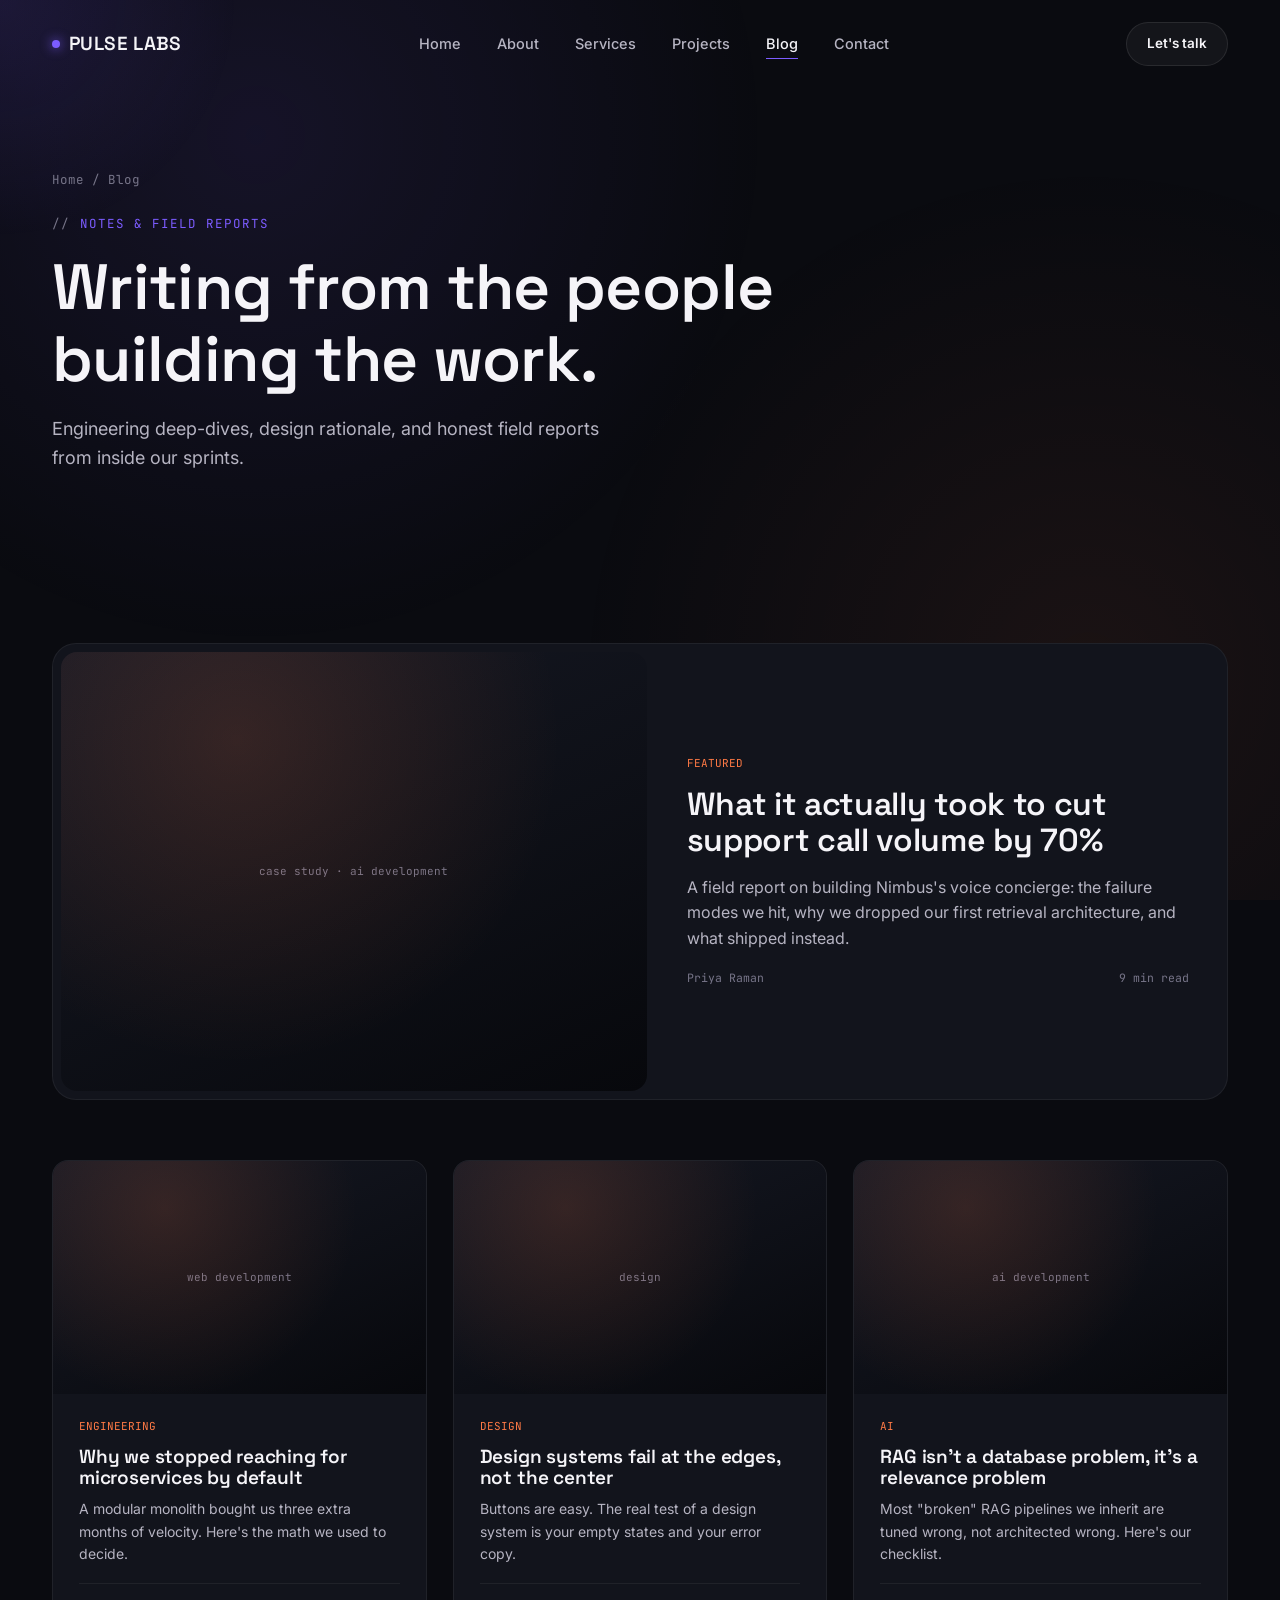
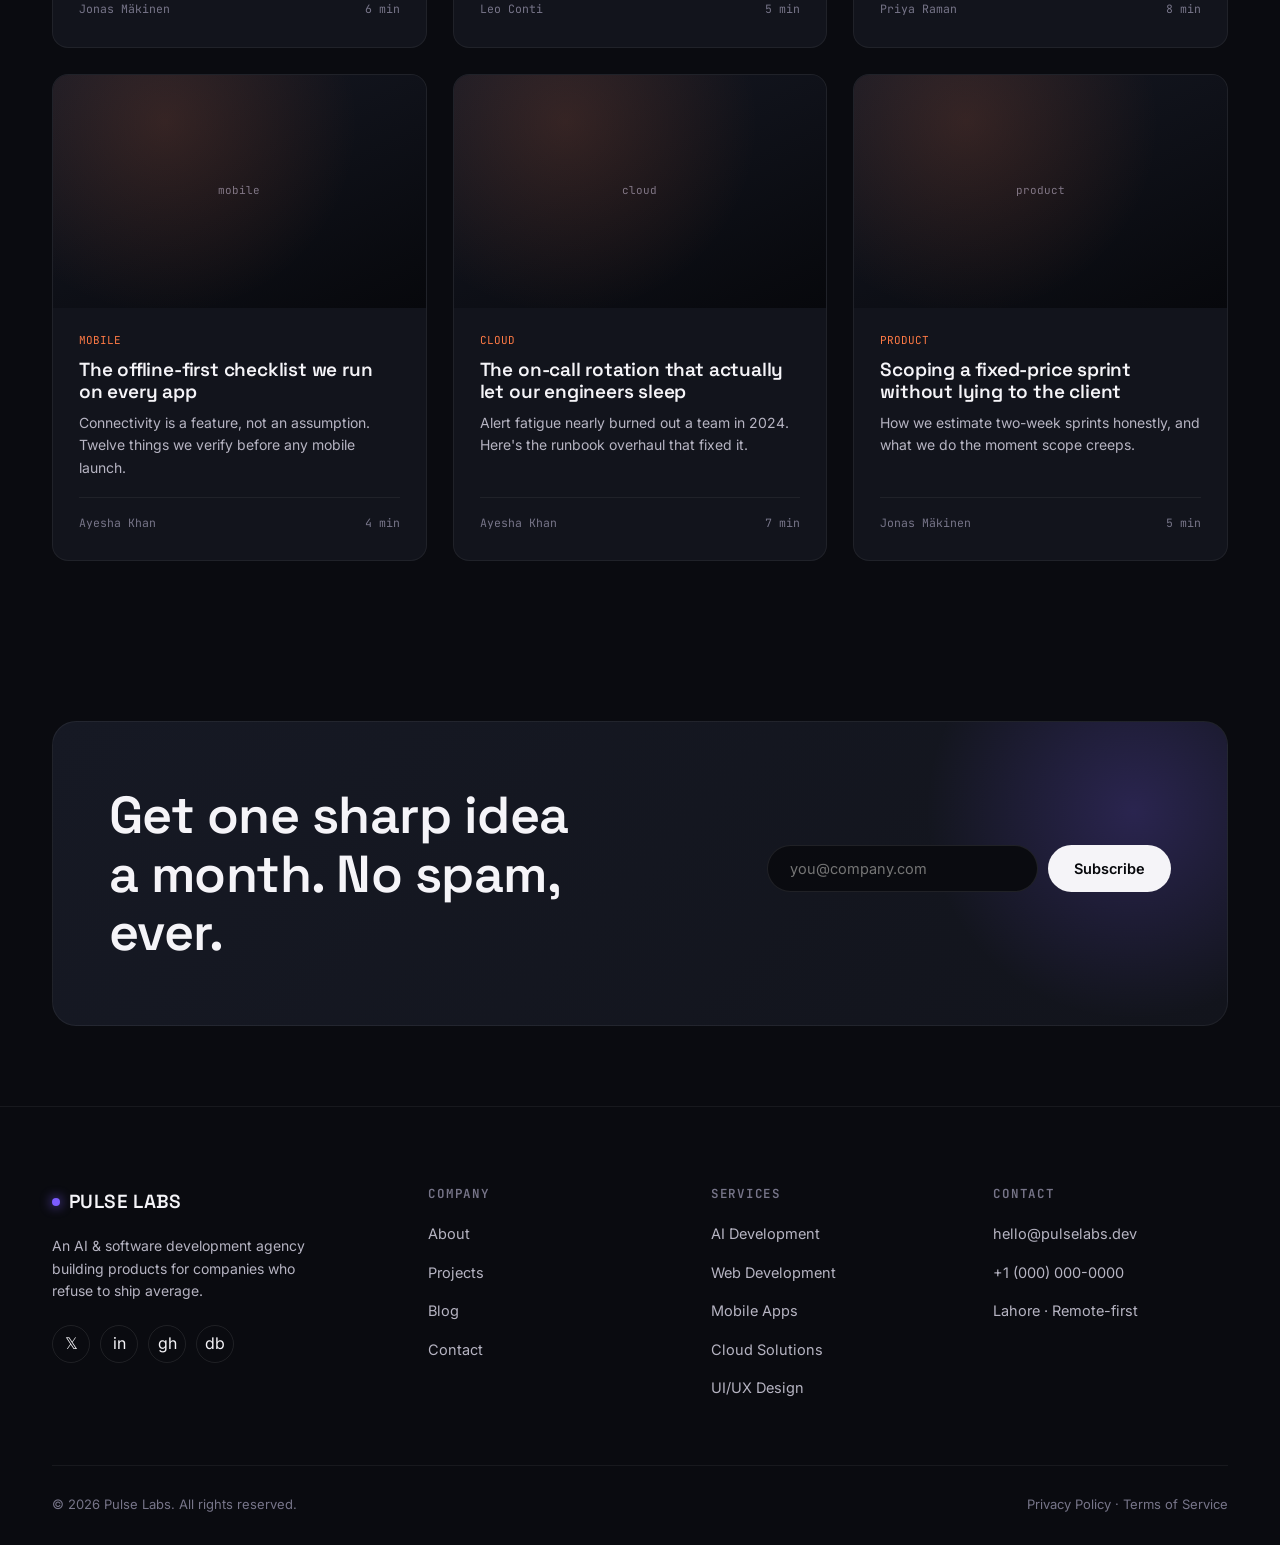
<file: blog.html>
<!DOCTYPE html>
<html lang="en">
<head>
<meta charset="UTF-8">
<meta name="viewport" content="width=device-width, initial-scale=1.0">
<title>Blog — Pulse Labs</title>
<meta name="description" content="Notes on AI engineering, product design, and building software that lasts — from the Pulse Labs team.">
<link rel="icon" href="data:image/svg+xml,<svg xmlns=%22http://www.w3.org/2000/svg%22 viewBox=%220 0 100 100%22><circle cx=%2250%22 cy=%2250%22 r=%2240%22 fill=%22%237c5cff%22/></svg>">
<link rel="preconnect" href="https://fonts.googleapis.com">
<link href="https://fonts.googleapis.com/css2?family=Space+Grotesk:wght@500;600;700&family=Inter:wght@400;500;600;700&family=JetBrains+Mono:wght@400;500&display=swap" rel="stylesheet">
<link rel="stylesheet" href="style.css">
</head>
<body>

<div class="loader">
  <div class="loader-inner">
    <div class="loader-mark">PULSE<span>LABS</span></div>
    <div class="loader-bar"></div>
    <div class="loader-pct">Loading experience…</div>
  </div>
</div>
<div class="cursor-glow"></div>

<header class="nav">
  <div class="container nav-inner">
    <a href="index.html" class="logo"><span class="logo-dot"></span>PULSE LABS</a>
    <nav class="nav-links">
      <a href="index.html">Home</a>
      <a href="about.html">About</a>
      <a href="services.html">Services</a>
      <a href="projects.html">Projects</a>
      <a href="blog.html" class="active">Blog</a>
      <a href="contact.html">Contact</a>
    </nav>
    <div class="nav-cta">
      <a href="contact.html" class="btn btn-ghost btn-sm">Let's talk</a>
      <button class="nav-toggle" aria-label="Toggle menu"><span></span><span></span><span></span></button>
    </div>
  </div>
</header>

<main>
  <section class="page-header">
    <div class="container">
      <div class="breadcrumb"><a href="index.html">Home</a> / Blog</div>
      <div class="eyebrow">notes &amp; field reports</div>
      <h1>Writing from the people building the work.</h1>
      <p class="lead">Engineering deep-dives, design rationale, and honest field reports from inside our sprints.</p>
    </div>
  </section>

  <section class="section section-tight">
    <div class="container">

      <div class="blog-featured reveal">
        <div class="blog-media">case study · ai development</div>
        <div class="blog-featured-body">
          <div class="blog-tag">Featured</div>
          <h2>What it actually took to cut support call volume by 70%</h2>
          <p>A field report on building Nimbus's voice concierge: the failure modes we hit, why we dropped our first retrieval architecture, and what shipped instead.</p>
          <div class="blog-meta" style="border-top:none; padding-top:0; margin-top:18px;"><span>Priya Raman</span><span>9 min read</span></div>
        </div>
      </div>

      <div class="blog-grid stagger">
        <div class="blog-card reveal">
          <div class="blog-media">web development</div>
          <div class="blog-body">
            <div class="blog-tag">Engineering</div>
            <h3>Why we stopped reaching for microservices by default</h3>
            <p>A modular monolith bought us three extra months of velocity. Here's the math we used to decide.</p>
            <div class="blog-meta"><span>Jonas Mäkinen</span><span>6 min</span></div>
          </div>
        </div>
        <div class="blog-card reveal">
          <div class="blog-media">design</div>
          <div class="blog-body">
            <div class="blog-tag">Design</div>
            <h3>Design systems fail at the edges, not the center</h3>
            <p>Buttons are easy. The real test of a design system is your empty states and your error copy.</p>
            <div class="blog-meta"><span>Leo Conti</span><span>5 min</span></div>
          </div>
        </div>
        <div class="blog-card reveal">
          <div class="blog-media">ai development</div>
          <div class="blog-body">
            <div class="blog-tag">AI</div>
            <h3>RAG isn't a database problem, it's a relevance problem</h3>
            <p>Most "broken" RAG pipelines we inherit are tuned wrong, not architected wrong. Here's our checklist.</p>
            <div class="blog-meta"><span>Priya Raman</span><span>8 min</span></div>
          </div>
        </div>
        <div class="blog-card reveal">
          <div class="blog-media">mobile</div>
          <div class="blog-body">
            <div class="blog-tag">Mobile</div>
            <h3>The offline-first checklist we run on every app</h3>
            <p>Connectivity is a feature, not an assumption. Twelve things we verify before any mobile launch.</p>
            <div class="blog-meta"><span>Ayesha Khan</span><span>4 min</span></div>
          </div>
        </div>
        <div class="blog-card reveal">
          <div class="blog-media">cloud</div>
          <div class="blog-body">
            <div class="blog-tag">Cloud</div>
            <h3>The on-call rotation that actually let our engineers sleep</h3>
            <p>Alert fatigue nearly burned out a team in 2024. Here's the runbook overhaul that fixed it.</p>
            <div class="blog-meta"><span>Ayesha Khan</span><span>7 min</span></div>
          </div>
        </div>
        <div class="blog-card reveal">
          <div class="blog-media">product</div>
          <div class="blog-body">
            <div class="blog-tag">Product</div>
            <h3>Scoping a fixed-price sprint without lying to the client</h3>
            <p>How we estimate two-week sprints honestly, and what we do the moment scope creeps.</p>
            <div class="blog-meta"><span>Jonas Mäkinen</span><span>5 min</span></div>
          </div>
        </div>
      </div>
    </div>
  </section>

  <section class="section section-tight">
    <div class="container">
      <div class="cta-band reveal">
        <h2>Get one sharp idea a month. No spam, ever.</h2>
        <div>
          <form class="newsletter-form">
            <input type="email" placeholder="you@company.com" required>
            <button type="submit" class="btn btn-primary">Subscribe</button>
          </form>
          <div class="form-msg"></div>
        </div>
      </div>
    </div>
  </section>
</main>

<footer>
  <div class="container">
    <div class="footer-top">
      <div class="footer-brand">
        <a href="index.html" class="logo"><span class="logo-dot"></span>PULSE LABS</a>
        <p>An AI &amp; software development agency building products for companies who refuse to ship average.</p>
        <div class="social-row">
          <a href="#" aria-label="Twitter">𝕏</a>
          <a href="#" aria-label="LinkedIn">in</a>
          <a href="#" aria-label="GitHub">gh</a>
          <a href="#" aria-label="Dribbble">db</a>
        </div>
      </div>
      <div class="footer-col">
        <h4>Company</h4>
        <ul>
          <li><a href="about.html">About</a></li>
          <li><a href="projects.html">Projects</a></li>
          <li><a href="blog.html">Blog</a></li>
          <li><a href="contact.html">Contact</a></li>
        </ul>
      </div>
      <div class="footer-col">
        <h4>Services</h4>
        <ul>
          <li><a href="services.html#ai">AI Development</a></li>
          <li><a href="services.html#web">Web Development</a></li>
          <li><a href="services.html#mobile">Mobile Apps</a></li>
          <li><a href="services.html#cloud">Cloud Solutions</a></li>
          <li><a href="services.html#design">UI/UX Design</a></li>
        </ul>
      </div>
      <div class="footer-col">
        <h4>Contact</h4>
        <ul>
          <li><a href="mailto:hello@pulselabs.dev">hello@pulselabs.dev</a></li>
          <li><a href="tel:+10000000000">+1 (000) 000-0000</a></li>
          <li><a href="#">Lahore · Remote-first</a></li>
        </ul>
      </div>
    </div>
    <div class="footer-bottom">
      <span>© <span class="cur-year"></span> Pulse Labs. All rights reserved.</span>
      <span>Privacy Policy · Terms of Service</span>
    </div>
  </div>
</footer>

<button class="back-to-top" aria-label="Back to top"><svg width="18" height="18" viewBox="0 0 24 24" fill="none"><path d="M12 19V5M5 12l7-7 7 7" stroke="currentColor" stroke-width="2" stroke-linecap="round"/></svg></button>

<script src="script.js"></script>
</body>
</html>
</file>
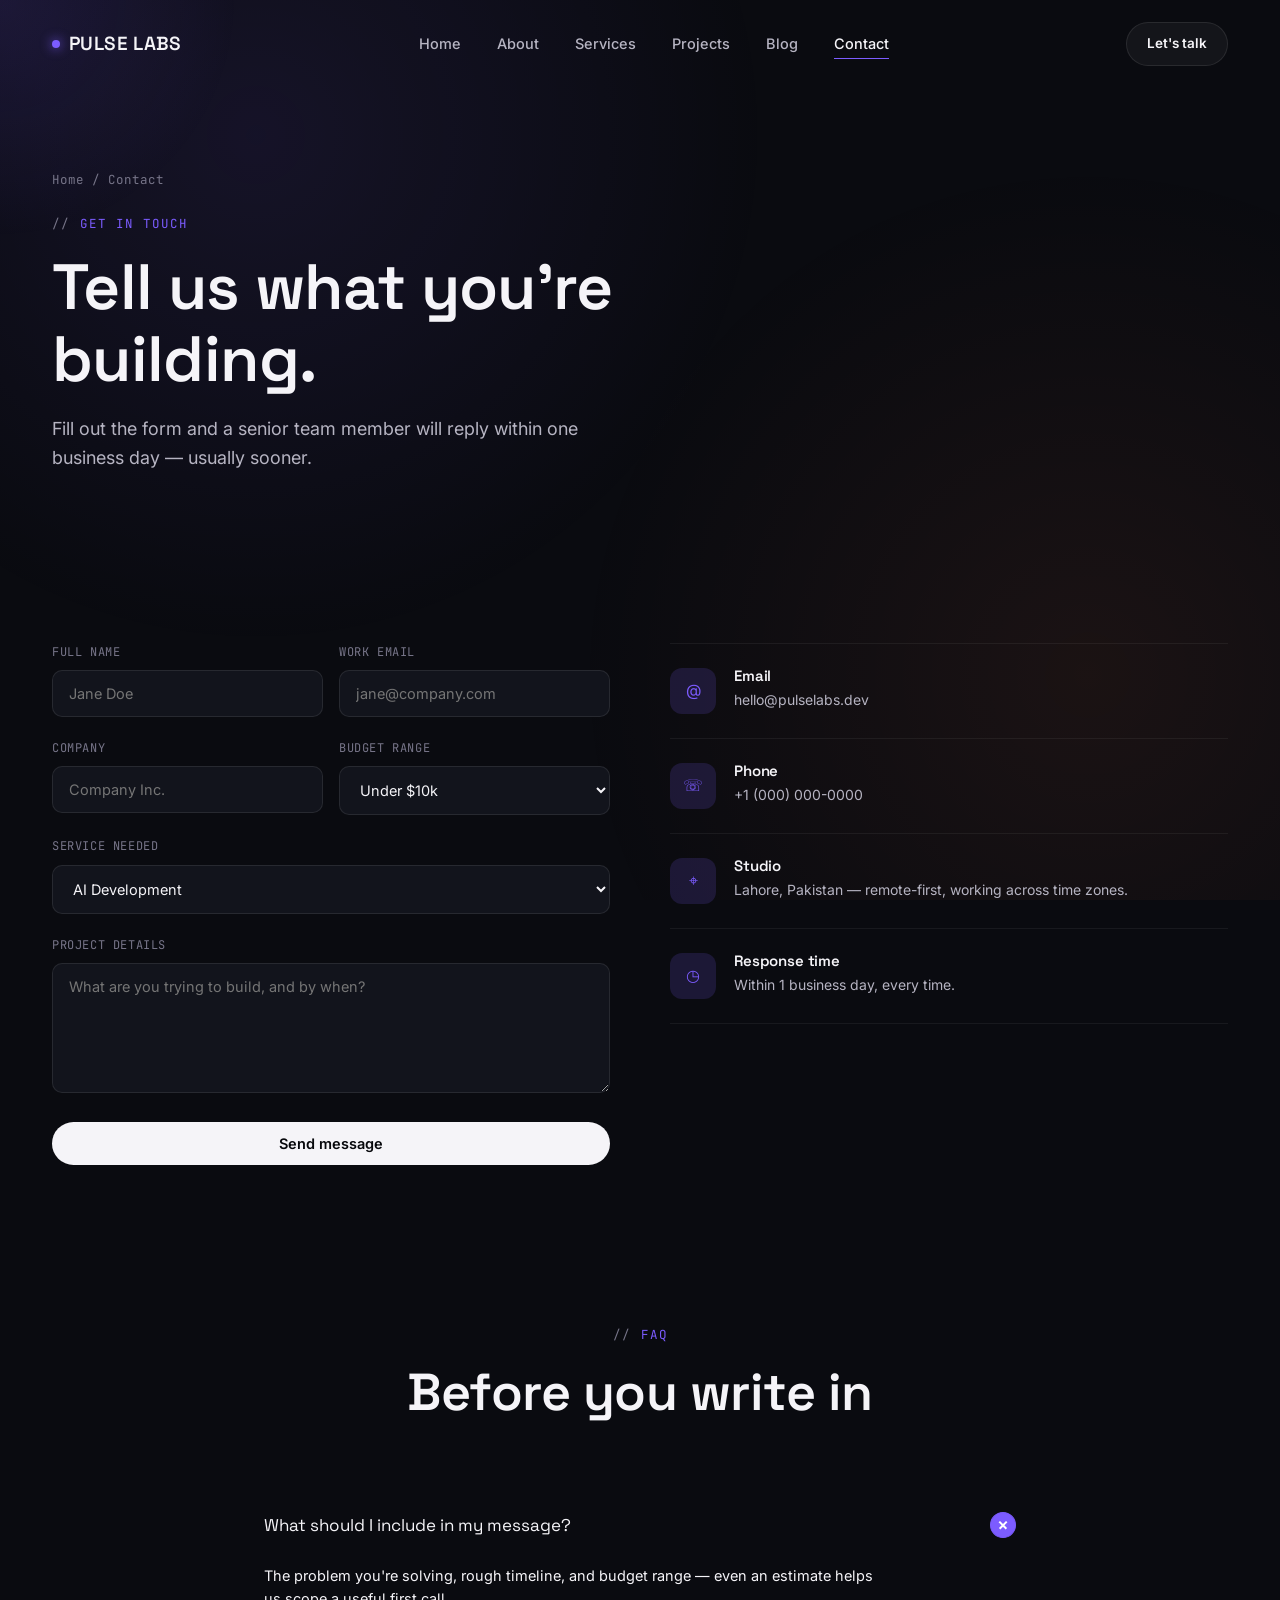
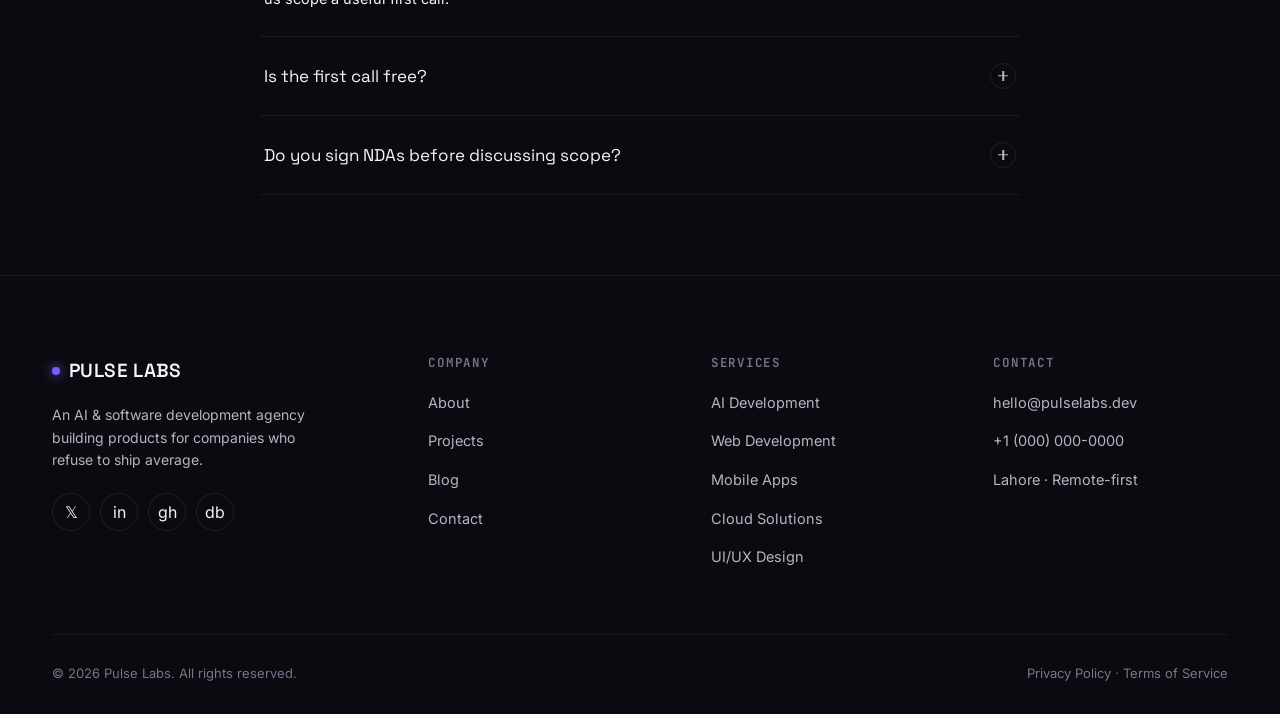
<file: contact.html>
<!DOCTYPE html>
<html lang="en">
<head>
<meta charset="UTF-8">
<meta name="viewport" content="width=device-width, initial-scale=1.0">
<title>Contact — Pulse Labs</title>
<meta name="description" content="Start a project with Pulse Labs. Tell us about your problem and we'll get back within one business day.">
<link rel="icon" href="data:image/svg+xml,<svg xmlns=%22http://www.w3.org/2000/svg%22 viewBox=%220 0 100 100%22><circle cx=%2250%22 cy=%2250%22 r=%2240%22 fill=%22%237c5cff%22/></svg>">
<link rel="preconnect" href="https://fonts.googleapis.com">
<link href="https://fonts.googleapis.com/css2?family=Space+Grotesk:wght@500;600;700&family=Inter:wght@400;500;600;700&family=JetBrains+Mono:wght@400;500&display=swap" rel="stylesheet">
<link rel="stylesheet" href="style.css">
<style>
  .form-success{ display:none; margin-top:18px; padding:14px 18px; border-radius:var(--radius-sm); background:rgba(78,230,168,0.1); border:1px solid rgba(78,230,168,0.3); color:var(--mint); font-size:14px; font-family:var(--font-mono); }
</style>
</head>
<body>

<div class="loader">
  <div class="loader-inner">
    <div class="loader-mark">PULSE<span>LABS</span></div>
    <div class="loader-bar"></div>
    <div class="loader-pct">Loading experience…</div>
  </div>
</div>
<div class="cursor-glow"></div>

<header class="nav">
  <div class="container nav-inner">
    <a href="index.html" class="logo"><span class="logo-dot"></span>PULSE LABS</a>
    <nav class="nav-links">
      <a href="index.html">Home</a>
      <a href="about.html">About</a>
      <a href="services.html">Services</a>
      <a href="projects.html">Projects</a>
      <a href="blog.html">Blog</a>
      <a href="contact.html" class="active">Contact</a>
    </nav>
    <div class="nav-cta">
      <a href="contact.html" class="btn btn-ghost btn-sm">Let's talk</a>
      <button class="nav-toggle" aria-label="Toggle menu"><span></span><span></span><span></span></button>
    </div>
  </div>
</header>

<main>
  <section class="page-header">
    <div class="container">
      <div class="breadcrumb"><a href="index.html">Home</a> / Contact</div>
      <div class="eyebrow">get in touch</div>
      <h1>Tell us what you're building.</h1>
      <p class="lead">Fill out the form and a senior team member will reply within one business day — usually sooner.</p>
    </div>
  </section>

  <section class="section section-tight">
    <div class="container">
      <div class="contact-grid">
        <form id="contact-form" class="reveal" novalidate>
          <div class="field-row">
            <div class="field">
              <label for="name">Full name</label>
              <input type="text" id="name" name="name" data-validate="required" placeholder="Jane Doe">
              <div class="field-error">Please enter your name.</div>
            </div>
            <div class="field">
              <label for="email">Work email</label>
              <input type="email" id="email" name="email" data-validate="email" placeholder="jane@company.com">
              <div class="field-error">Please enter a valid email address.</div>
            </div>
          </div>
          <div class="field-row">
            <div class="field">
              <label for="company">Company</label>
              <input type="text" id="company" name="company" placeholder="Company Inc.">
            </div>
            <div class="field">
              <label for="budget">Budget range</label>
              <select id="budget" name="budget">
                <option>Under $10k</option>
                <option>$10k – $30k</option>
                <option>$30k – $100k</option>
                <option>$100k+</option>
              </select>
            </div>
          </div>
          <div class="field">
            <label for="service">Service needed</label>
            <select id="service" name="service">
              <option>AI Development</option>
              <option>Web Development</option>
              <option>Mobile App Development</option>
              <option>Cloud Solutions</option>
              <option>UI/UX Design</option>
              <option>Not sure yet</option>
            </select>
          </div>
          <div class="field">
            <label for="message">Project details</label>
            <textarea id="message" name="message" data-validate="min10" placeholder="What are you trying to build, and by when?"></textarea>
            <div class="field-error">Tell us a little more — at least 10 characters.</div>
          </div>
          <button type="submit" class="btn btn-primary btn-block">Send message</button>
          <div class="form-success">Message received. We'll reply within one business day.</div>
        </form>

        <div class="reveal">
          <div class="contact-info-item">
            <div class="contact-info-icon">@</div>
            <div><h4>Email</h4><p>hello@pulselabs.dev</p></div>
          </div>
          <div class="contact-info-item">
            <div class="contact-info-icon">☏</div>
            <div><h4>Phone</h4><p>+1 (000) 000-0000</p></div>
          </div>
          <div class="contact-info-item">
            <div class="contact-info-icon">⌖</div>
            <div><h4>Studio</h4><p>Lahore, Pakistan — remote-first, working across time zones.</p></div>
          </div>
          <div class="contact-info-item">
            <div class="contact-info-icon">◷</div>
            <div><h4>Response time</h4><p>Within 1 business day, every time.</p></div>
          </div>
        </div>
      </div>
    </div>
  </section>

  <section class="section section-tight">
    <div class="container">
      <div class="section-head center reveal">
        <div class="eyebrow" style="justify-content:center;">faq</div>
        <h2>Before you write in</h2>
      </div>
      <div class="faq-list reveal">
        <div class="faq-item active">
          <button class="faq-q"><span>What should I include in my message?</span><span class="plus"></span></button>
          <div class="faq-a" style="max-height:200px;"><div class="faq-a-inner">The problem you're solving, rough timeline, and budget range — even an estimate helps us scope a useful first call.</div></div>
        </div>
        <div class="faq-item">
          <button class="faq-q"><span>Is the first call free?</span><span class="plus"></span></button>
          <div class="faq-a"><div class="faq-a-inner">Always. A 30-minute scoping call costs nothing and you'll walk away with a clear next step either way.</div></div>
        </div>
        <div class="faq-item">
          <button class="faq-q"><span>Do you sign NDAs before discussing scope?</span><span class="plus"></span></button>
          <div class="faq-a"><div class="faq-a-inner">Yes — happy to sign a mutual NDA before any detailed technical discussion if that's required on your end.</div></div>
        </div>
      </div>
    </div>
  </section>
</main>

<footer>
  <div class="container">
    <div class="footer-top">
      <div class="footer-brand">
        <a href="index.html" class="logo"><span class="logo-dot"></span>PULSE LABS</a>
        <p>An AI &amp; software development agency building products for companies who refuse to ship average.</p>
        <div class="social-row">
          <a href="#" aria-label="Twitter">𝕏</a>
          <a href="#" aria-label="LinkedIn">in</a>
          <a href="#" aria-label="GitHub">gh</a>
          <a href="#" aria-label="Dribbble">db</a>
        </div>
      </div>
      <div class="footer-col">
        <h4>Company</h4>
        <ul>
          <li><a href="about.html">About</a></li>
          <li><a href="projects.html">Projects</a></li>
          <li><a href="blog.html">Blog</a></li>
          <li><a href="contact.html">Contact</a></li>
        </ul>
      </div>
      <div class="footer-col">
        <h4>Services</h4>
        <ul>
          <li><a href="services.html#ai">AI Development</a></li>
          <li><a href="services.html#web">Web Development</a></li>
          <li><a href="services.html#mobile">Mobile Apps</a></li>
          <li><a href="services.html#cloud">Cloud Solutions</a></li>
          <li><a href="services.html#design">UI/UX Design</a></li>
        </ul>
      </div>
      <div class="footer-col">
        <h4>Contact</h4>
        <ul>
          <li><a href="mailto:hello@pulselabs.dev">hello@pulselabs.dev</a></li>
          <li><a href="tel:+10000000000">+1 (000) 000-0000</a></li>
          <li><a href="#">Lahore · Remote-first</a></li>
        </ul>
      </div>
    </div>
    <div class="footer-bottom">
      <span>© <span class="cur-year"></span> Pulse Labs. All rights reserved.</span>
      <span>Privacy Policy · Terms of Service</span>
    </div>
  </div>
</footer>

<button class="back-to-top" aria-label="Back to top"><svg width="18" height="18" viewBox="0 0 24 24" fill="none"><path d="M12 19V5M5 12l7-7 7 7" stroke="currentColor" stroke-width="2" stroke-linecap="round"/></svg></button>

<script src="script.js"></script>
</body>
</html>
</file>
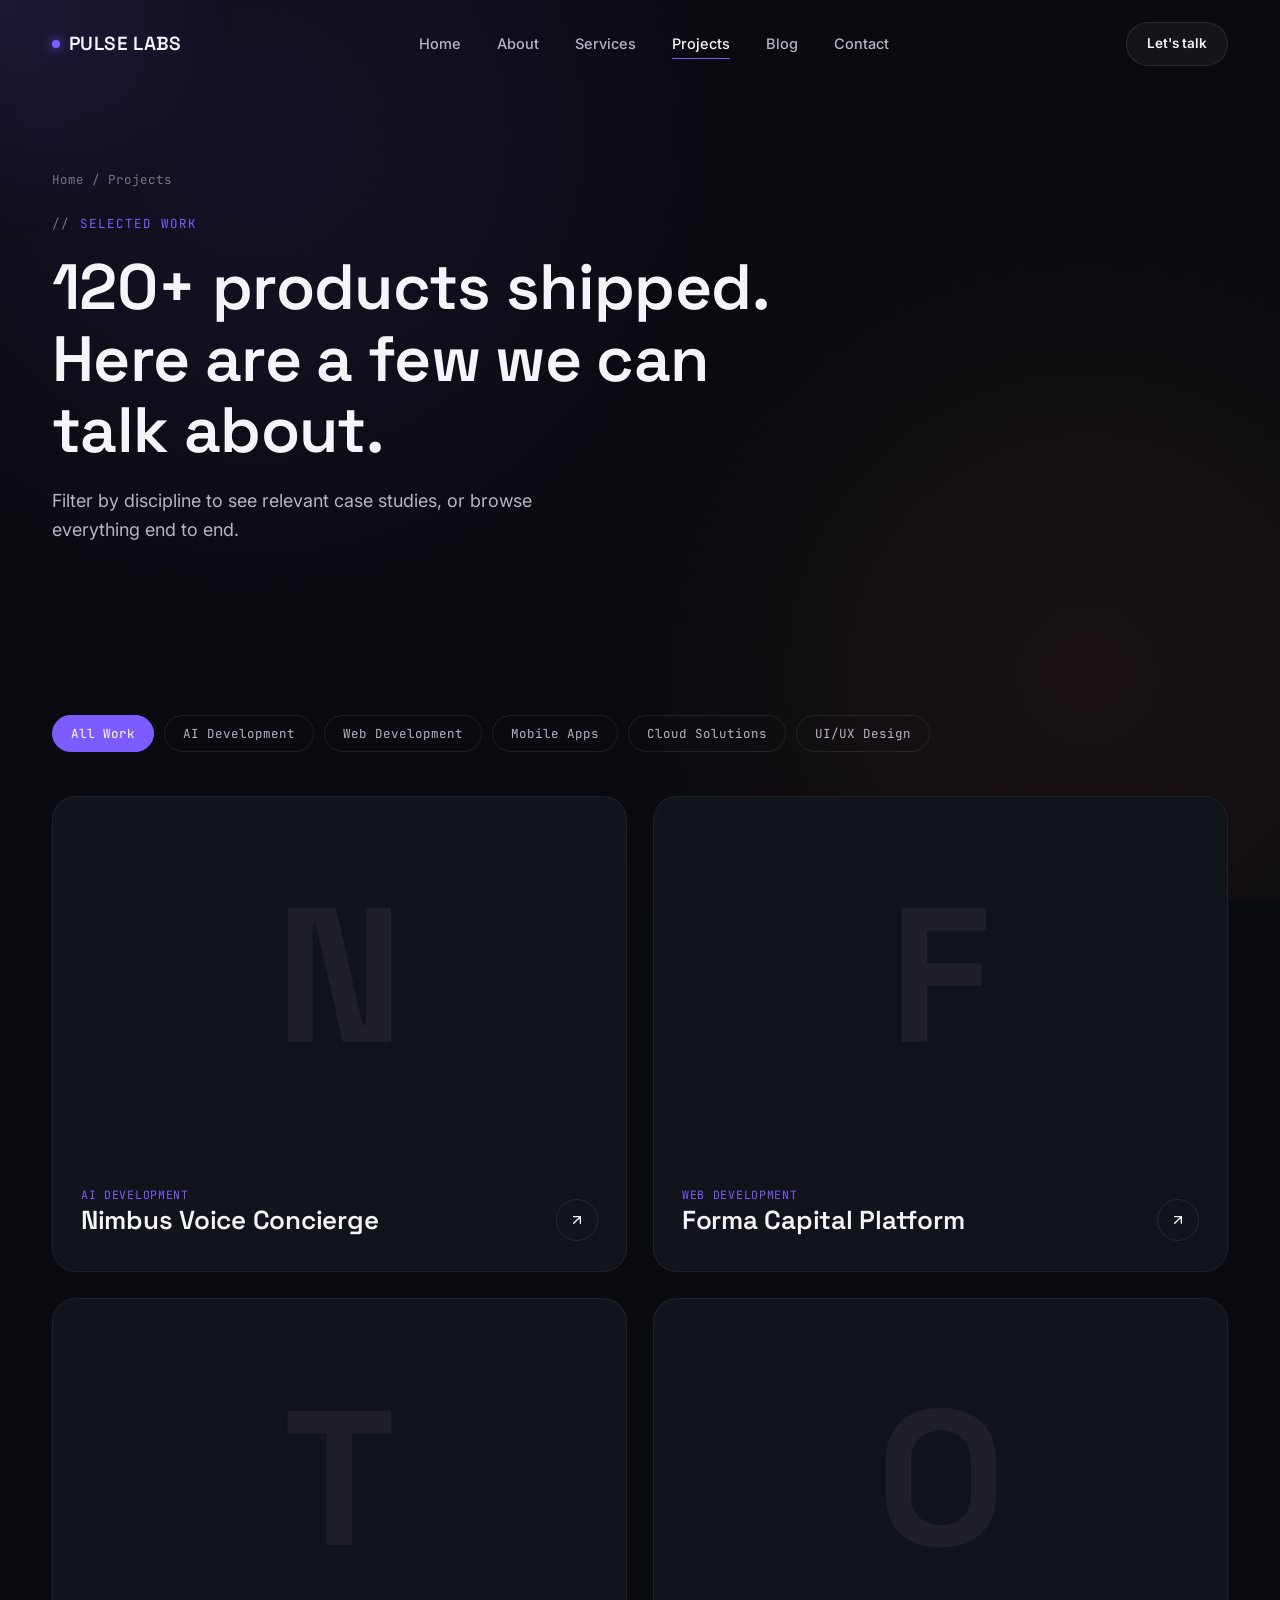
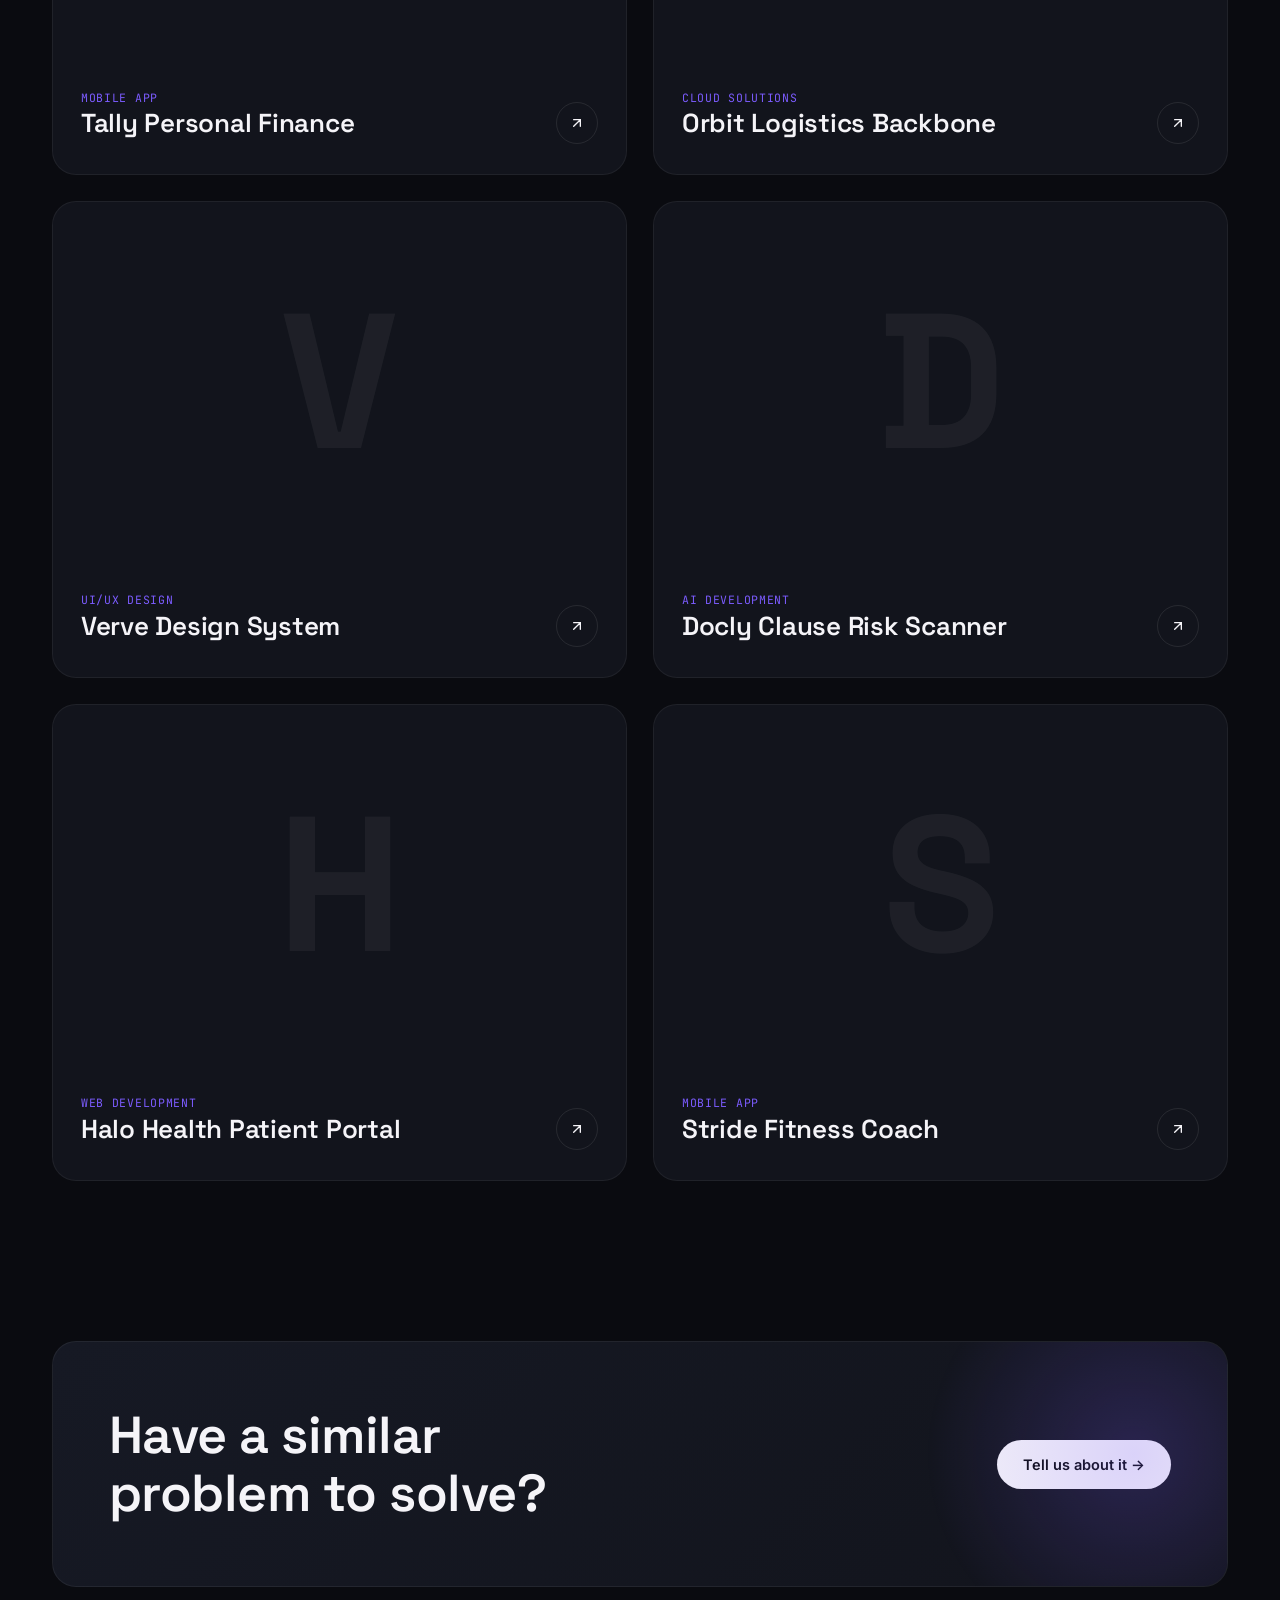
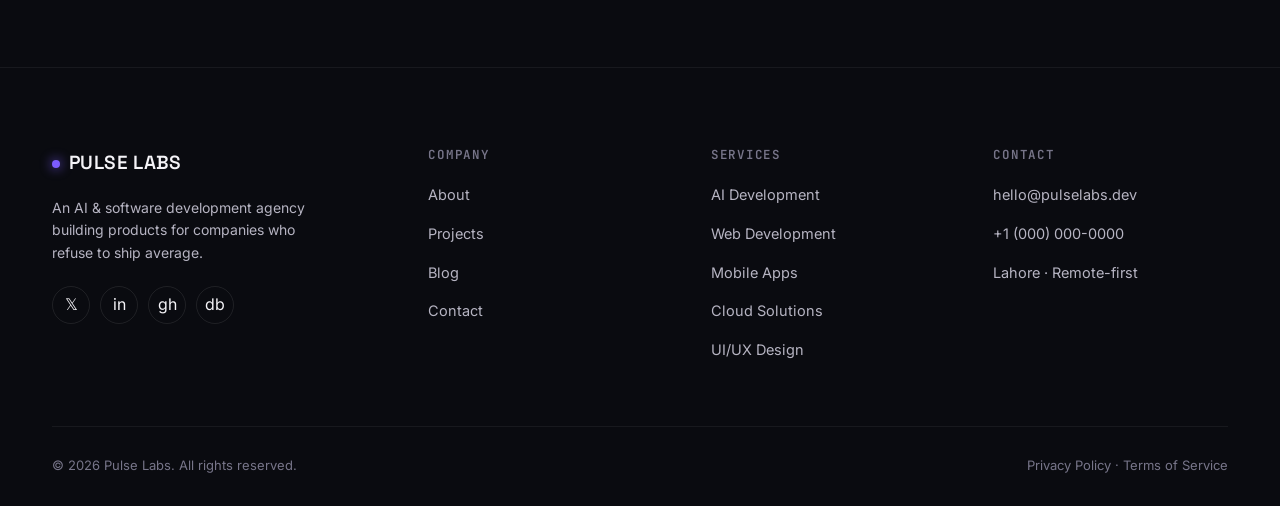
<file: projects.html>
<!DOCTYPE html>
<html lang="en">
<head>
<meta charset="UTF-8">
<meta name="viewport" content="width=device-width, initial-scale=1.0">
<title>Projects — Pulse Labs</title>
<meta name="description" content="Browse Pulse Labs' work across AI, web, mobile, cloud, and design — filterable by discipline.">
<link rel="icon" href="data:image/svg+xml,<svg xmlns=%22http://www.w3.org/2000/svg%22 viewBox=%220 0 100 100%22><circle cx=%2250%22 cy=%2250%22 r=%2240%22 fill=%22%237c5cff%22/></svg>">
<link rel="preconnect" href="https://fonts.googleapis.com">
<link href="https://fonts.googleapis.com/css2?family=Space+Grotesk:wght@500;600;700&family=Inter:wght@400;500;600;700&family=JetBrains+Mono:wght@400;500&display=swap" rel="stylesheet">
<link rel="stylesheet" href="style.css">
</head>
<body>

<div class="loader">
  <div class="loader-inner">
    <div class="loader-mark">PULSE<span>LABS</span></div>
    <div class="loader-bar"></div>
    <div class="loader-pct">Loading experience…</div>
  </div>
</div>
<div class="cursor-glow"></div>

<header class="nav">
  <div class="container nav-inner">
    <a href="index.html" class="logo"><span class="logo-dot"></span>PULSE LABS</a>
    <nav class="nav-links">
      <a href="index.html">Home</a>
      <a href="about.html">About</a>
      <a href="services.html">Services</a>
      <a href="projects.html" class="active">Projects</a>
      <a href="blog.html">Blog</a>
      <a href="contact.html">Contact</a>
    </nav>
    <div class="nav-cta">
      <a href="contact.html" class="btn btn-ghost btn-sm">Let's talk</a>
      <button class="nav-toggle" aria-label="Toggle menu"><span></span><span></span><span></span></button>
    </div>
  </div>
</header>

<main>
  <section class="page-header">
    <div class="container">
      <div class="breadcrumb"><a href="index.html">Home</a> / Projects</div>
      <div class="eyebrow">selected work</div>
      <h1>120+ products shipped. Here are a few we can talk about.</h1>
      <p class="lead">Filter by discipline to see relevant case studies, or browse everything end to end.</p>
    </div>
  </section>

  <section class="section section-tight">
    <div class="container">
      <div class="filter-bar reveal">
        <button class="filter-btn active" data-filter="all">All Work</button>
        <button class="filter-btn" data-filter="ai">AI Development</button>
        <button class="filter-btn" data-filter="web">Web Development</button>
        <button class="filter-btn" data-filter="mobile">Mobile Apps</button>
        <button class="filter-btn" data-filter="cloud">Cloud Solutions</button>
        <button class="filter-btn" data-filter="design">UI/UX Design</button>
      </div>

      <div class="projects-grid stagger">
        <div class="project-card reveal" data-cat="ai">
          <div class="project-media"><div class="ph">N</div></div>
          <div class="project-body">
            <div><span class="project-cat">AI Development</span><h3>Nimbus Voice Concierge</h3></div>
            <div class="project-arrow"><svg width="16" height="16" viewBox="0 0 24 24" fill="none"><path d="M7 17L17 7M7 7h10v10" stroke="currentColor" stroke-width="2" stroke-linecap="round"/></svg></div>
          </div>
        </div>
        <div class="project-card reveal" data-cat="web">
          <div class="project-media"><div class="ph">F</div></div>
          <div class="project-body">
            <div><span class="project-cat">Web Development</span><h3>Forma Capital Platform</h3></div>
            <div class="project-arrow"><svg width="16" height="16" viewBox="0 0 24 24" fill="none"><path d="M7 17L17 7M7 7h10v10" stroke="currentColor" stroke-width="2" stroke-linecap="round"/></svg></div>
          </div>
        </div>
        <div class="project-card reveal" data-cat="mobile">
          <div class="project-media"><div class="ph">T</div></div>
          <div class="project-body">
            <div><span class="project-cat">Mobile App</span><h3>Tally Personal Finance</h3></div>
            <div class="project-arrow"><svg width="16" height="16" viewBox="0 0 24 24" fill="none"><path d="M7 17L17 7M7 7h10v10" stroke="currentColor" stroke-width="2" stroke-linecap="round"/></svg></div>
          </div>
        </div>
        <div class="project-card reveal" data-cat="cloud">
          <div class="project-media"><div class="ph">O</div></div>
          <div class="project-body">
            <div><span class="project-cat">Cloud Solutions</span><h3>Orbit Logistics Backbone</h3></div>
            <div class="project-arrow"><svg width="16" height="16" viewBox="0 0 24 24" fill="none"><path d="M7 17L17 7M7 7h10v10" stroke="currentColor" stroke-width="2" stroke-linecap="round"/></svg></div>
          </div>
        </div>
        <div class="project-card reveal" data-cat="design">
          <div class="project-media"><div class="ph">V</div></div>
          <div class="project-body">
            <div><span class="project-cat">UI/UX Design</span><h3>Verve Design System</h3></div>
            <div class="project-arrow"><svg width="16" height="16" viewBox="0 0 24 24" fill="none"><path d="M7 17L17 7M7 7h10v10" stroke="currentColor" stroke-width="2" stroke-linecap="round"/></svg></div>
          </div>
        </div>
        <div class="project-card reveal" data-cat="ai">
          <div class="project-media"><div class="ph">D</div></div>
          <div class="project-body">
            <div><span class="project-cat">AI Development</span><h3>Docly Clause Risk Scanner</h3></div>
            <div class="project-arrow"><svg width="16" height="16" viewBox="0 0 24 24" fill="none"><path d="M7 17L17 7M7 7h10v10" stroke="currentColor" stroke-width="2" stroke-linecap="round"/></svg></div>
          </div>
        </div>
        <div class="project-card reveal" data-cat="web">
          <div class="project-media"><div class="ph">H</div></div>
          <div class="project-body">
            <div><span class="project-cat">Web Development</span><h3>Halo Health Patient Portal</h3></div>
            <div class="project-arrow"><svg width="16" height="16" viewBox="0 0 24 24" fill="none"><path d="M7 17L17 7M7 7h10v10" stroke="currentColor" stroke-width="2" stroke-linecap="round"/></svg></div>
          </div>
        </div>
        <div class="project-card reveal" data-cat="mobile">
          <div class="project-media"><div class="ph">S</div></div>
          <div class="project-body">
            <div><span class="project-cat">Mobile App</span><h3>Stride Fitness Coach</h3></div>
            <div class="project-arrow"><svg width="16" height="16" viewBox="0 0 24 24" fill="none"><path d="M7 17L17 7M7 7h10v10" stroke="currentColor" stroke-width="2" stroke-linecap="round"/></svg></div>
          </div>
        </div>
      </div>
    </div>
  </section>

  <section class="section section-tight">
    <div class="container">
      <div class="cta-band reveal">
        <h2>Have a similar problem to solve?</h2>
        <a href="contact.html" class="btn btn-primary">Tell us about it →</a>
      </div>
    </div>
  </section>
</main>

<footer>
  <div class="container">
    <div class="footer-top">
      <div class="footer-brand">
        <a href="index.html" class="logo"><span class="logo-dot"></span>PULSE LABS</a>
        <p>An AI &amp; software development agency building products for companies who refuse to ship average.</p>
        <div class="social-row">
          <a href="#" aria-label="Twitter">𝕏</a>
          <a href="#" aria-label="LinkedIn">in</a>
          <a href="#" aria-label="GitHub">gh</a>
          <a href="#" aria-label="Dribbble">db</a>
        </div>
      </div>
      <div class="footer-col">
        <h4>Company</h4>
        <ul>
          <li><a href="about.html">About</a></li>
          <li><a href="projects.html">Projects</a></li>
          <li><a href="blog.html">Blog</a></li>
          <li><a href="contact.html">Contact</a></li>
        </ul>
      </div>
      <div class="footer-col">
        <h4>Services</h4>
        <ul>
          <li><a href="services.html#ai">AI Development</a></li>
          <li><a href="services.html#web">Web Development</a></li>
          <li><a href="services.html#mobile">Mobile Apps</a></li>
          <li><a href="services.html#cloud">Cloud Solutions</a></li>
          <li><a href="services.html#design">UI/UX Design</a></li>
        </ul>
      </div>
      <div class="footer-col">
        <h4>Contact</h4>
        <ul>
          <li><a href="mailto:hello@pulselabs.dev">hello@pulselabs.dev</a></li>
          <li><a href="tel:+10000000000">+1 (000) 000-0000</a></li>
          <li><a href="#">Lahore · Remote-first</a></li>
        </ul>
      </div>
    </div>
    <div class="footer-bottom">
      <span>© <span class="cur-year"></span> Pulse Labs. All rights reserved.</span>
      <span>Privacy Policy · Terms of Service</span>
    </div>
  </div>
</footer>

<button class="back-to-top" aria-label="Back to top"><svg width="18" height="18" viewBox="0 0 24 24" fill="none"><path d="M12 19V5M5 12l7-7 7 7" stroke="currentColor" stroke-width="2" stroke-linecap="round"/></svg></button>

<script src="script.js"></script>
</body>
</html>
</file>
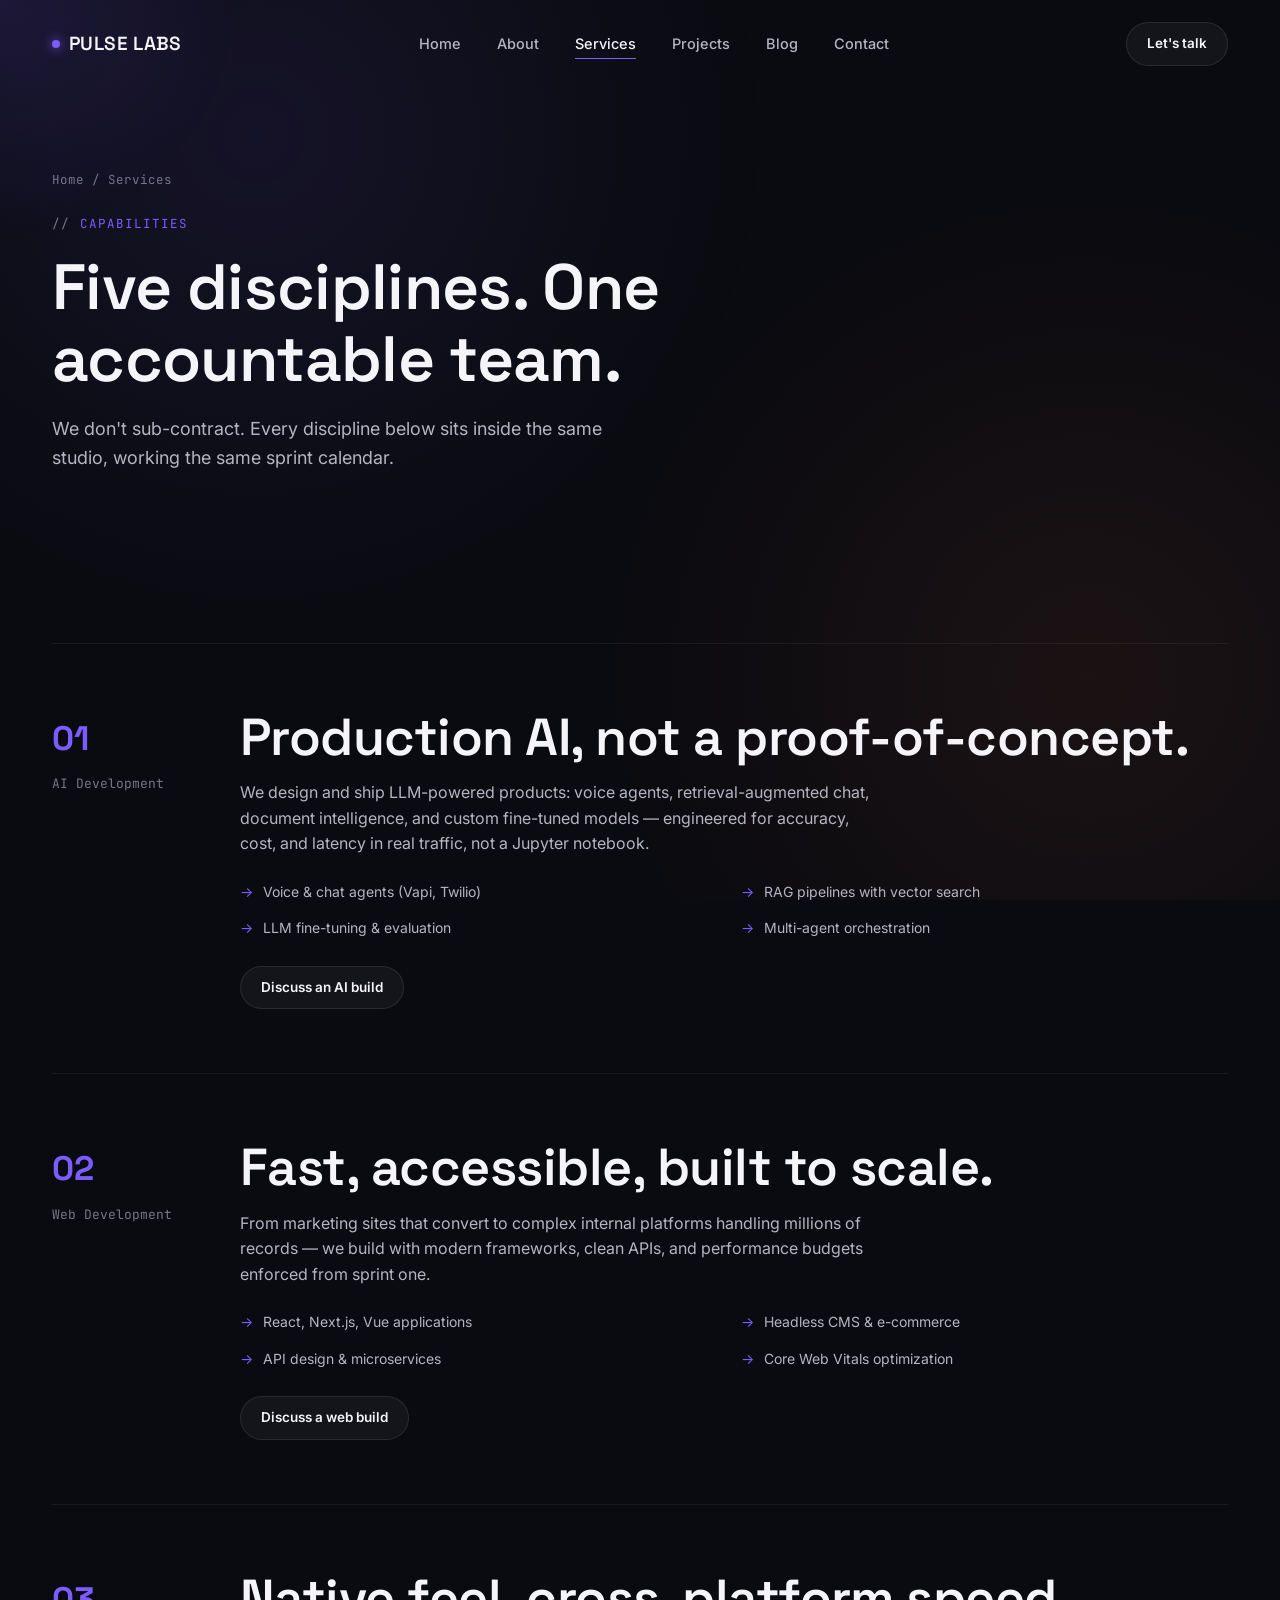
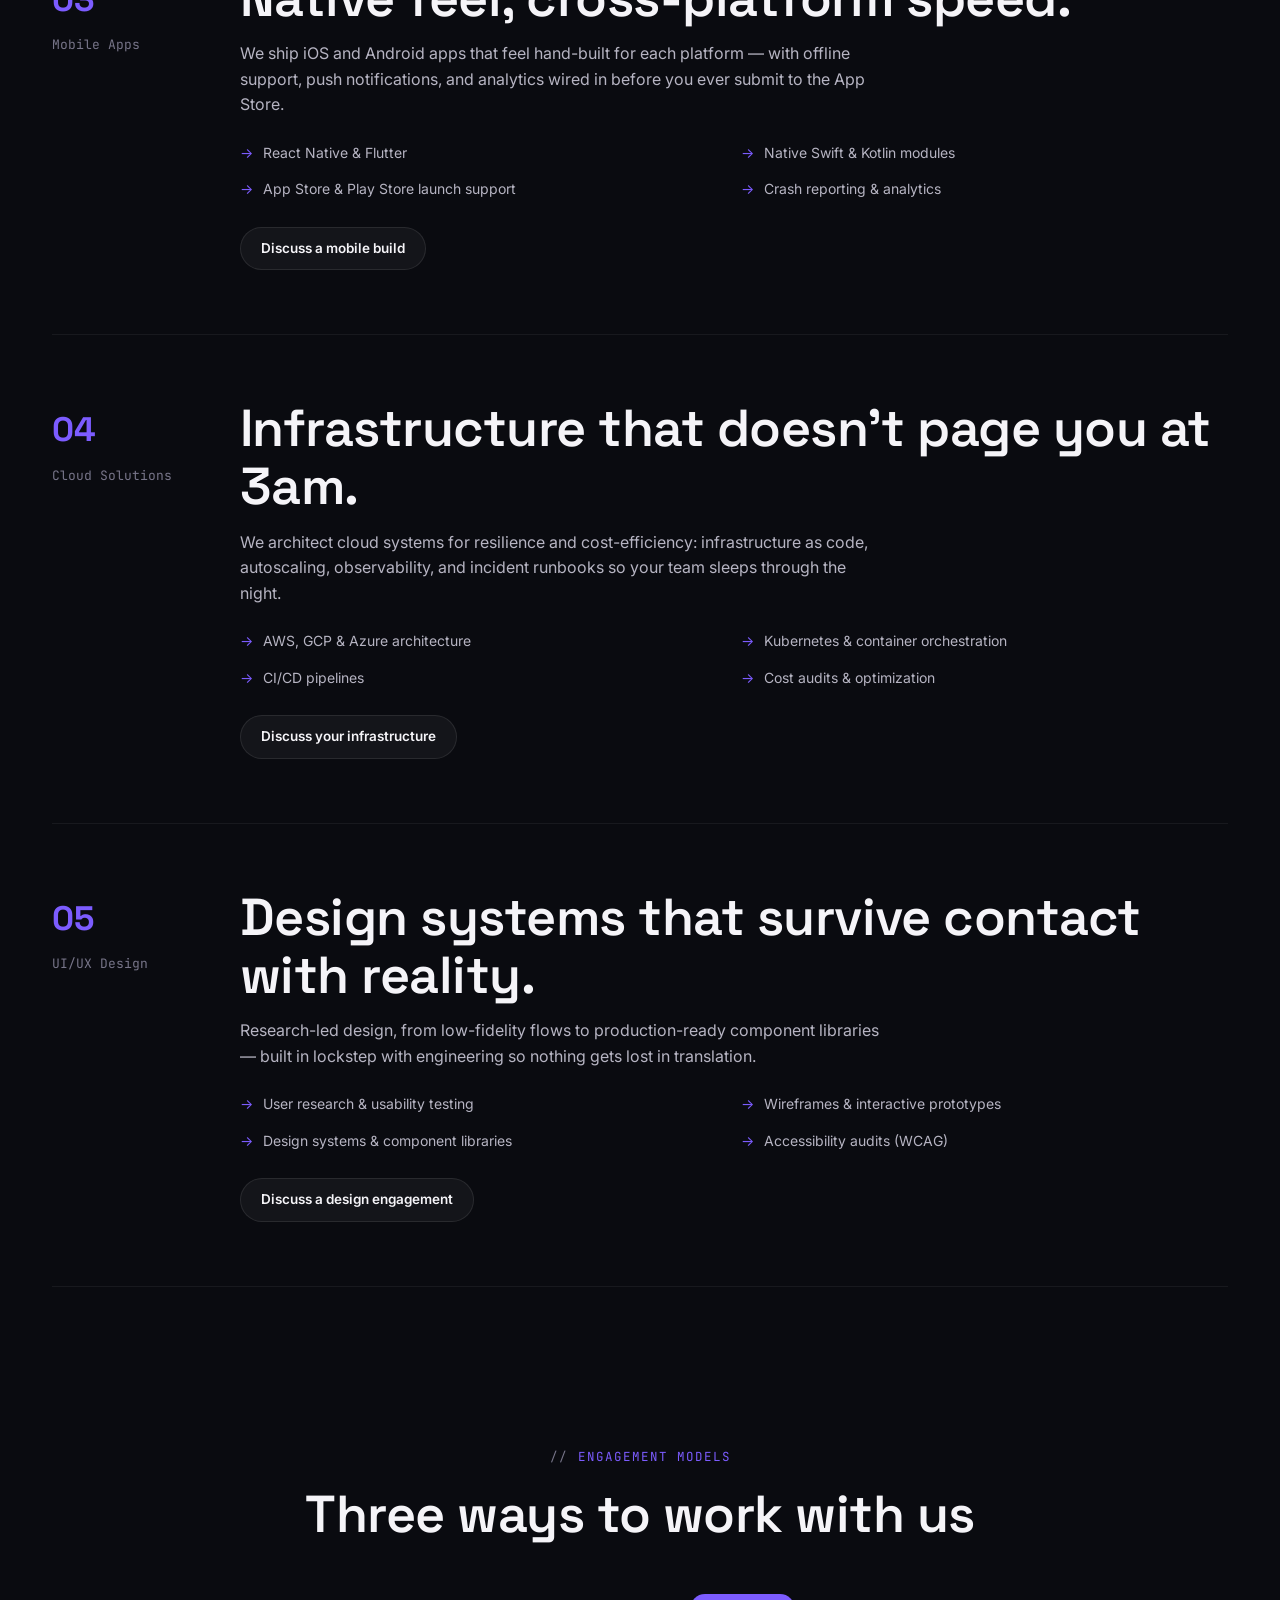
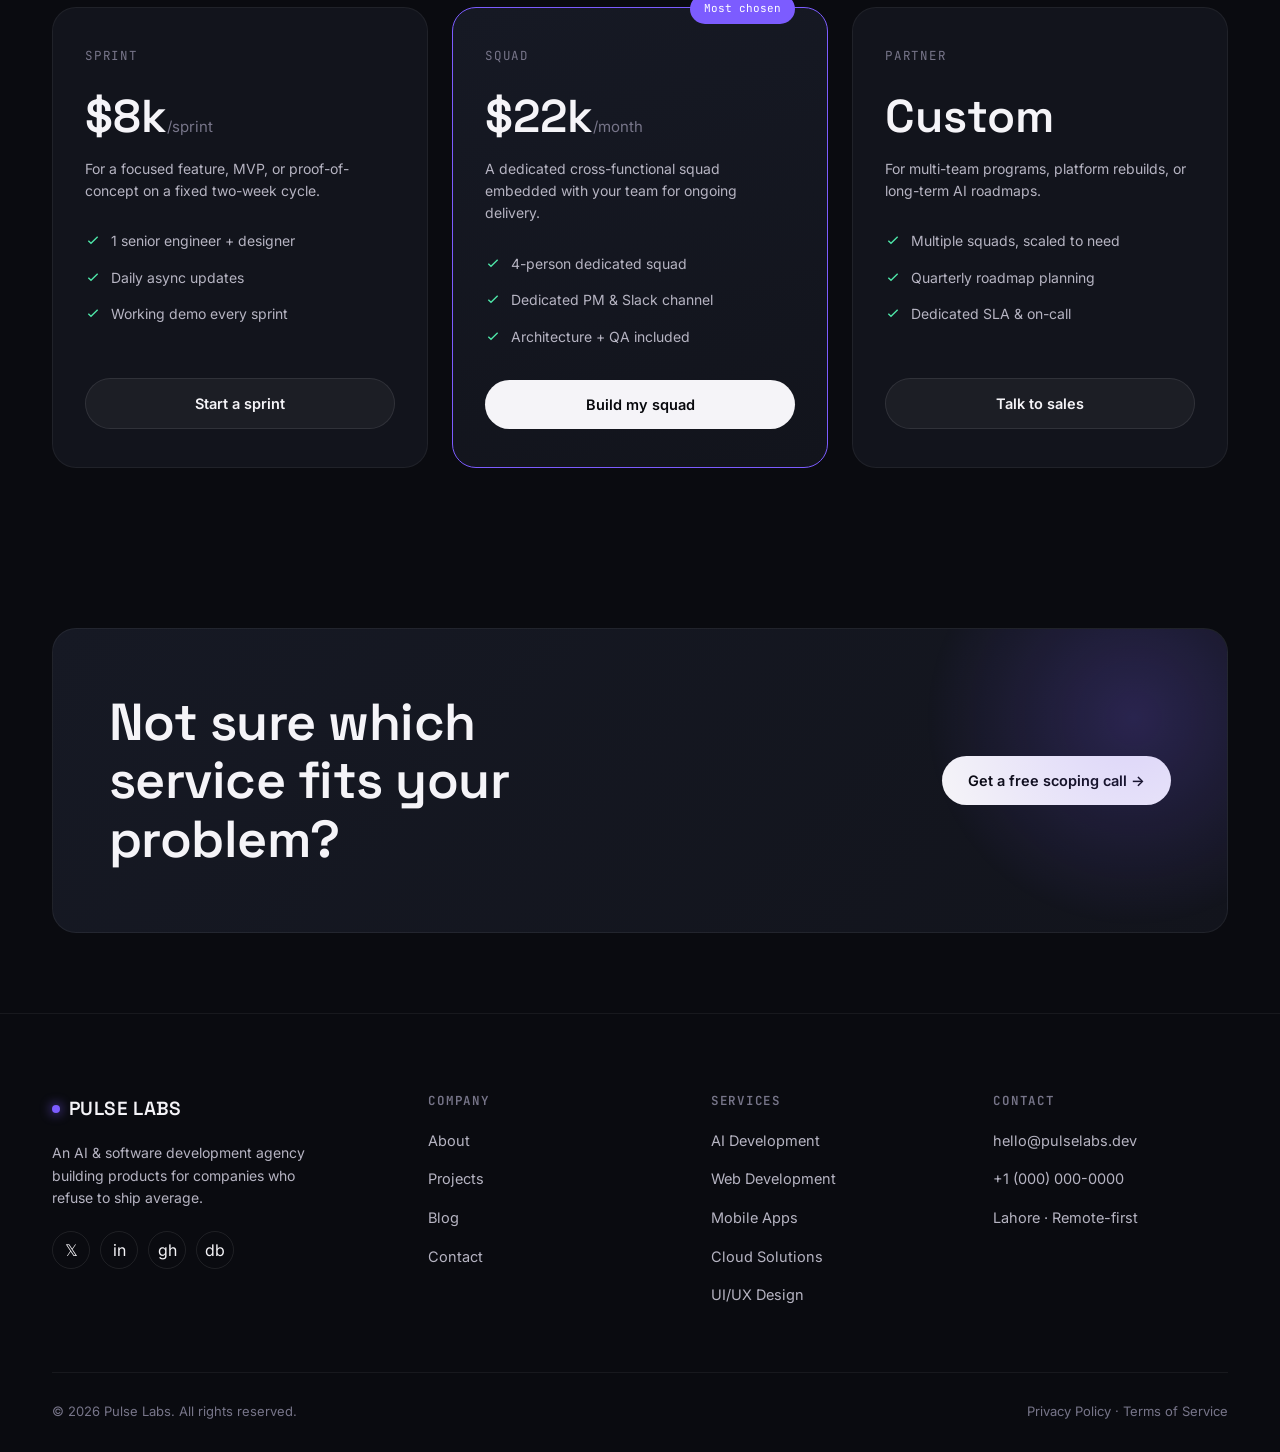
<file: services.html>
<!DOCTYPE html>
<html lang="en">
<head>
<meta charset="UTF-8">
<meta name="viewport" content="width=device-width, initial-scale=1.0">
<title>Services — Pulse Labs</title>
<meta name="description" content="AI Development, Web Development, Mobile App Development, Cloud Solutions, and UI/UX Design — explore how Pulse Labs delivers each service.">
<link rel="icon" href="data:image/svg+xml,<svg xmlns=%22http://www.w3.org/2000/svg%22 viewBox=%220 0 100 100%22><circle cx=%2250%22 cy=%2250%22 r=%2240%22 fill=%22%237c5cff%22/></svg>">
<link rel="preconnect" href="https://fonts.googleapis.com">
<link href="https://fonts.googleapis.com/css2?family=Space+Grotesk:wght@500;600;700&family=Inter:wght@400;500;600;700&family=JetBrains+Mono:wght@400;500&display=swap" rel="stylesheet">
<link rel="stylesheet" href="style.css">
<style>
  .service-detail{ display:grid; grid-template-columns:auto 1fr; gap:48px; padding:64px 0; border-top:1px solid var(--border-soft); }
  .service-detail:last-of-type{ border-bottom:1px solid var(--border-soft); }
  .service-detail-label{ font-family:var(--font-mono); font-size:13px; color:var(--text-3); padding-top:4px; min-width:140px; }
  .service-detail-label b{ display:block; color:var(--signal); font-size:34px; font-family:var(--font-display); margin-bottom:8px; }
  .service-detail-feats{ display:grid; grid-template-columns:repeat(2,1fr); gap:14px; margin:24px 0 0; }
  .service-detail-feats div{ font-size:14px; color:var(--text-2); display:flex; gap:10px; align-items:flex-start; }
  .service-detail-feats div::before{ content:'→'; color:var(--signal); }
  @media (max-width:800px){ .service-detail{ grid-template-columns:1fr; gap:20px; } .service-detail-feats{ grid-template-columns:1fr; } }
</style>
</head>
<body>

<div class="loader">
  <div class="loader-inner">
    <div class="loader-mark">PULSE<span>LABS</span></div>
    <div class="loader-bar"></div>
    <div class="loader-pct">Loading experience…</div>
  </div>
</div>
<div class="cursor-glow"></div>

<header class="nav">
  <div class="container nav-inner">
    <a href="index.html" class="logo"><span class="logo-dot"></span>PULSE LABS</a>
    <nav class="nav-links">
      <a href="index.html">Home</a>
      <a href="about.html">About</a>
      <a href="services.html" class="active">Services</a>
      <a href="projects.html">Projects</a>
      <a href="blog.html">Blog</a>
      <a href="contact.html">Contact</a>
    </nav>
    <div class="nav-cta">
      <a href="contact.html" class="btn btn-ghost btn-sm">Let's talk</a>
      <button class="nav-toggle" aria-label="Toggle menu"><span></span><span></span><span></span></button>
    </div>
  </div>
</header>

<main>
  <section class="page-header">
    <div class="container">
      <div class="breadcrumb"><a href="index.html">Home</a> / Services</div>
      <div class="eyebrow">capabilities</div>
      <h1>Five disciplines. One accountable team.</h1>
      <p class="lead">We don't sub-contract. Every discipline below sits inside the same studio, working the same sprint calendar.</p>
    </div>
  </section>

  <section class="section section-tight">
    <div class="container">

      <div class="service-detail reveal" id="ai">
        <div class="service-detail-label"><b>01</b>AI Development</div>
        <div>
          <h2>Production AI, not a proof-of-concept.</h2>
          <p style="margin-top:14px; max-width:640px;">We design and ship LLM-powered products: voice agents, retrieval-augmented chat, document intelligence, and custom fine-tuned models — engineered for accuracy, cost, and latency in real traffic, not a Jupyter notebook.</p>
          <div class="service-detail-feats">
            <div>Voice &amp; chat agents (Vapi, Twilio)</div>
            <div>RAG pipelines with vector search</div>
            <div>LLM fine-tuning &amp; evaluation</div>
            <div>Multi-agent orchestration</div>
          </div>
          <a href="contact.html" class="btn btn-ghost btn-sm" style="margin-top:26px;">Discuss an AI build</a>
        </div>
      </div>

      <div class="service-detail reveal" id="web">
        <div class="service-detail-label"><b>02</b>Web Development</div>
        <div>
          <h2>Fast, accessible, built to scale.</h2>
          <p style="margin-top:14px; max-width:640px;">From marketing sites that convert to complex internal platforms handling millions of records — we build with modern frameworks, clean APIs, and performance budgets enforced from sprint one.</p>
          <div class="service-detail-feats">
            <div>React, Next.js, Vue applications</div>
            <div>Headless CMS &amp; e-commerce</div>
            <div>API design &amp; microservices</div>
            <div>Core Web Vitals optimization</div>
          </div>
          <a href="contact.html" class="btn btn-ghost btn-sm" style="margin-top:26px;">Discuss a web build</a>
        </div>
      </div>

      <div class="service-detail reveal" id="mobile">
        <div class="service-detail-label"><b>03</b>Mobile Apps</div>
        <div>
          <h2>Native feel, cross-platform speed.</h2>
          <p style="margin-top:14px; max-width:640px;">We ship iOS and Android apps that feel hand-built for each platform — with offline support, push notifications, and analytics wired in before you ever submit to the App Store.</p>
          <div class="service-detail-feats">
            <div>React Native &amp; Flutter</div>
            <div>Native Swift &amp; Kotlin modules</div>
            <div>App Store &amp; Play Store launch support</div>
            <div>Crash reporting &amp; analytics</div>
          </div>
          <a href="contact.html" class="btn btn-ghost btn-sm" style="margin-top:26px;">Discuss a mobile build</a>
        </div>
      </div>

      <div class="service-detail reveal" id="cloud">
        <div class="service-detail-label"><b>04</b>Cloud Solutions</div>
        <div>
          <h2>Infrastructure that doesn't page you at 3am.</h2>
          <p style="margin-top:14px; max-width:640px;">We architect cloud systems for resilience and cost-efficiency: infrastructure as code, autoscaling, observability, and incident runbooks so your team sleeps through the night.</p>
          <div class="service-detail-feats">
            <div>AWS, GCP &amp; Azure architecture</div>
            <div>Kubernetes &amp; container orchestration</div>
            <div>CI/CD pipelines</div>
            <div>Cost audits &amp; optimization</div>
          </div>
          <a href="contact.html" class="btn btn-ghost btn-sm" style="margin-top:26px;">Discuss your infrastructure</a>
        </div>
      </div>

      <div class="service-detail reveal" id="design">
        <div class="service-detail-label"><b>05</b>UI/UX Design</div>
        <div>
          <h2>Design systems that survive contact with reality.</h2>
          <p style="margin-top:14px; max-width:640px;">Research-led design, from low-fidelity flows to production-ready component libraries — built in lockstep with engineering so nothing gets lost in translation.</p>
          <div class="service-detail-feats">
            <div>User research &amp; usability testing</div>
            <div>Wireframes &amp; interactive prototypes</div>
            <div>Design systems &amp; component libraries</div>
            <div>Accessibility audits (WCAG)</div>
          </div>
          <a href="contact.html" class="btn btn-ghost btn-sm" style="margin-top:26px;">Discuss a design engagement</a>
        </div>
      </div>

    </div>
  </section>

  <section class="section section-tight">
    <div class="container">
      <div class="section-head center reveal">
        <div class="eyebrow" style="justify-content:center;">engagement models</div>
        <h2>Three ways to work with us</h2>
      </div>
      <div class="pricing-grid stagger">
        <div class="price-card reveal">
          <div class="price-name">Sprint</div>
          <div class="price-amount">$8k<span>/sprint</span></div>
          <p class="price-desc">For a focused feature, MVP, or proof-of-concept on a fixed two-week cycle.</p>
          <ul class="price-features">
            <li><svg width="16" height="16" viewBox="0 0 24 24" fill="none"><path d="M5 13l4 4L19 7" stroke="currentColor" stroke-width="2"/></svg>1 senior engineer + designer</li>
            <li><svg width="16" height="16" viewBox="0 0 24 24" fill="none"><path d="M5 13l4 4L19 7" stroke="currentColor" stroke-width="2"/></svg>Daily async updates</li>
            <li><svg width="16" height="16" viewBox="0 0 24 24" fill="none"><path d="M5 13l4 4L19 7" stroke="currentColor" stroke-width="2"/></svg>Working demo every sprint</li>
          </ul>
          <a href="contact.html" class="btn btn-ghost btn-block">Start a sprint</a>
        </div>
        <div class="price-card is-featured reveal">
          <div class="price-badge">Most chosen</div>
          <div class="price-name">Squad</div>
          <div class="price-amount">$22k<span>/month</span></div>
          <p class="price-desc">A dedicated cross-functional squad embedded with your team for ongoing delivery.</p>
          <ul class="price-features">
            <li><svg width="16" height="16" viewBox="0 0 24 24" fill="none"><path d="M5 13l4 4L19 7" stroke="currentColor" stroke-width="2"/></svg>4-person dedicated squad</li>
            <li><svg width="16" height="16" viewBox="0 0 24 24" fill="none"><path d="M5 13l4 4L19 7" stroke="currentColor" stroke-width="2"/></svg>Dedicated PM &amp; Slack channel</li>
            <li><svg width="16" height="16" viewBox="0 0 24 24" fill="none"><path d="M5 13l4 4L19 7" stroke="currentColor" stroke-width="2"/></svg>Architecture + QA included</li>
          </ul>
          <a href="contact.html" class="btn btn-primary btn-block">Build my squad</a>
        </div>
        <div class="price-card reveal">
          <div class="price-name">Partner</div>
          <div class="price-amount">Custom</div>
          <p class="price-desc">For multi-team programs, platform rebuilds, or long-term AI roadmaps.</p>
          <ul class="price-features">
            <li><svg width="16" height="16" viewBox="0 0 24 24" fill="none"><path d="M5 13l4 4L19 7" stroke="currentColor" stroke-width="2"/></svg>Multiple squads, scaled to need</li>
            <li><svg width="16" height="16" viewBox="0 0 24 24" fill="none"><path d="M5 13l4 4L19 7" stroke="currentColor" stroke-width="2"/></svg>Quarterly roadmap planning</li>
            <li><svg width="16" height="16" viewBox="0 0 24 24" fill="none"><path d="M5 13l4 4L19 7" stroke="currentColor" stroke-width="2"/></svg>Dedicated SLA &amp; on-call</li>
          </ul>
          <a href="contact.html" class="btn btn-ghost btn-block">Talk to sales</a>
        </div>
      </div>
    </div>
  </section>

  <section class="section section-tight">
    <div class="container">
      <div class="cta-band reveal">
        <h2>Not sure which service fits your problem?</h2>
        <a href="contact.html" class="btn btn-primary">Get a free scoping call →</a>
      </div>
    </div>
  </section>
</main>

<footer>
  <div class="container">
    <div class="footer-top">
      <div class="footer-brand">
        <a href="index.html" class="logo"><span class="logo-dot"></span>PULSE LABS</a>
        <p>An AI &amp; software development agency building products for companies who refuse to ship average.</p>
        <div class="social-row">
          <a href="#" aria-label="Twitter">𝕏</a>
          <a href="#" aria-label="LinkedIn">in</a>
          <a href="#" aria-label="GitHub">gh</a>
          <a href="#" aria-label="Dribbble">db</a>
        </div>
      </div>
      <div class="footer-col">
        <h4>Company</h4>
        <ul>
          <li><a href="about.html">About</a></li>
          <li><a href="projects.html">Projects</a></li>
          <li><a href="blog.html">Blog</a></li>
          <li><a href="contact.html">Contact</a></li>
        </ul>
      </div>
      <div class="footer-col">
        <h4>Services</h4>
        <ul>
          <li><a href="services.html#ai">AI Development</a></li>
          <li><a href="services.html#web">Web Development</a></li>
          <li><a href="services.html#mobile">Mobile Apps</a></li>
          <li><a href="services.html#cloud">Cloud Solutions</a></li>
          <li><a href="services.html#design">UI/UX Design</a></li>
        </ul>
      </div>
      <div class="footer-col">
        <h4>Contact</h4>
        <ul>
          <li><a href="mailto:hello@pulselabs.dev">hello@pulselabs.dev</a></li>
          <li><a href="tel:+10000000000">+1 (000) 000-0000</a></li>
          <li><a href="#">Lahore · Remote-first</a></li>
        </ul>
      </div>
    </div>
    <div class="footer-bottom">
      <span>© <span class="cur-year"></span> Pulse Labs. All rights reserved.</span>
      <span>Privacy Policy · Terms of Service</span>
    </div>
  </div>
</footer>

<button class="back-to-top" aria-label="Back to top"><svg width="18" height="18" viewBox="0 0 24 24" fill="none"><path d="M12 19V5M5 12l7-7 7 7" stroke="currentColor" stroke-width="2" stroke-linecap="round"/></svg></button>

<script src="script.js"></script>
</body>
</html>
</file>
<file: style.css>
/* ============================================================
   PULSE LABS — Design System
   Display: Space Grotesk · Body: Inter · Mono: JetBrains Mono
   ============================================================ */

:root{
  /* --- Color tokens --- */
  --void:        #07080c;
  --bg:          #0a0b10;
  --panel:       #12141c;
  --panel-2:     #161924;
  --glass:       rgba(255,255,255,0.045);
  --glass-strong:rgba(255,255,255,0.08);
  --border:      rgba(255,255,255,0.09);
  --border-soft: rgba(255,255,255,0.06);

  --signal:      #7c5cff;   /* electric violet — primary accent */
  --signal-soft: rgba(124,92,255,0.16);
  --pulse:       #ff7a45;   /* warm coral/amber — secondary accent */
  --pulse-soft:  rgba(255,122,69,0.16);
  --mint:        #4ee6a8;   /* status / success accent */

  --text-1:      #f5f4f8;
  --text-2:      #b6b4c2;
  --text-3:      #777589;

  --font-display: 'Space Grotesk', sans-serif;
  --font-body:    'Inter', sans-serif;
  --font-mono:    'JetBrains Mono', monospace;

  --container: 1240px;
  --radius-sm: 10px;
  --radius-md: 16px;
  --radius-lg: 24px;
  --ease: cubic-bezier(.16,.84,.32,1);
}

/* ---------- Reset ---------- */
*,*::before,*::after{ box-sizing:border-box; margin:0; padding:0; }
html{ scroll-behavior:smooth; }
body{
  background:var(--bg);
  color:var(--text-1);
  font-family:var(--font-body);
  font-size:16px;
  line-height:1.6;
  overflow-x:hidden;
  -webkit-font-smoothing:antialiased;
}
img{ max-width:100%; display:block; }
a{ color:inherit; text-decoration:none; }
ul{ list-style:none; }
button{ font-family:inherit; cursor:pointer; border:none; background:none; color:inherit; }
input,textarea,select{ font-family:inherit; }
::selection{ background:var(--signal); color:#fff; }

@media (prefers-reduced-motion: reduce){
  *{ animation-duration:0.01ms !important; animation-iteration-count:1 !important; transition-duration:0.01ms !important; scroll-behavior:auto !important; }
}

/* background grain / texture */
body::before{
  content:'';
  position:fixed; inset:0; z-index:1; pointer-events:none;
  background-image:
    radial-gradient(circle at 20% 15%, rgba(124,92,255,0.10), transparent 40%),
    radial-gradient(circle at 85% 75%, rgba(255,122,69,0.07), transparent 40%);
}

.container{ max-width:var(--container); margin:0 auto; padding:0 32px; }

/* ---------- Cursor glow ---------- */
.cursor-glow{
  position:fixed; top:0; left:0; width:480px; height:480px;
  border-radius:50%; pointer-events:none; z-index:2;
  background:radial-gradient(circle, rgba(124,92,255,0.13), transparent 70%);
  transform:translate(-50%,-50%);
  will-change:transform;
  transition:opacity .3s ease;
}
@media (max-width:900px){ .cursor-glow{ display:none; } }

/* ============================================================
   LOADER
   ============================================================ */
.loader{
  position:fixed; inset:0; z-index:9999;
  background:var(--void);
  display:flex; align-items:center; justify-content:center;
  transition:opacity .6s var(--ease), visibility .6s var(--ease);
}
.loader.is-hidden{ opacity:0; visibility:hidden; pointer-events:none; }
.loader-inner{ text-align:center; }
.loader-mark{
  font-family:var(--font-display); font-size:14px; letter-spacing:.3em;
  text-transform:uppercase; color:var(--text-2); margin-bottom:22px;
}
.loader-mark span{ color:var(--signal); }
.loader-bar{
  width:220px; height:2px; background:var(--border); margin:0 auto;
  border-radius:2px; overflow:hidden; position:relative;
}
.loader-bar::after{
  content:''; position:absolute; left:0; top:0; bottom:0; width:0%;
  background:linear-gradient(90deg,var(--signal),var(--pulse));
  animation:loaderFill 1.4s var(--ease) forwards;
}
@keyframes loaderFill{ to{ width:100%; } }
.loader-pct{
  font-family:var(--font-mono); font-size:11px; color:var(--text-3);
  margin-top:14px; letter-spacing:.1em;
}

/* ============================================================
   NAV
   ============================================================ */
.nav{
  position:fixed; top:0; left:0; right:0; z-index:1000;
  padding:22px 0;
  transition:padding .35s var(--ease), background .35s var(--ease), border-color .35s var(--ease);
  border-bottom:1px solid transparent;
}
.nav.is-scrolled{
  padding:14px 0;
  background:rgba(8,9,13,0.72);
  backdrop-filter:blur(18px) saturate(140%);
  -webkit-backdrop-filter:blur(18px) saturate(140%);
  border-bottom:1px solid var(--border-soft);
}
.nav-inner{ display:flex; align-items:center; justify-content:space-between; gap:32px; }
.logo{ font-family:var(--font-display); font-size:19px; font-weight:600; letter-spacing:.02em; display:flex; align-items:center; gap:9px; }
.logo-dot{ width:8px; height:8px; border-radius:50%; background:var(--signal); box-shadow:0 0 12px var(--signal); }
.nav-links{ display:flex; gap:36px; font-size:14.5px; font-weight:500; }
.nav-links a{ position:relative; color:var(--text-2); transition:color .25s; padding:4px 0; }
.nav-links a::after{
  content:''; position:absolute; bottom:0; left:0; width:0; height:1px; background:var(--signal);
  transition:width .3s var(--ease);
}
.nav-links a:hover, .nav-links a.active{ color:var(--text-1); }
.nav-links a:hover::after, .nav-links a.active::after{ width:100%; }
.nav-cta{ display:flex; align-items:center; gap:18px; }
.nav-toggle{ display:none; flex-direction:column; gap:5px; z-index:1001; }
.nav-toggle span{ width:24px; height:2px; background:var(--text-1); border-radius:2px; transition:transform .3s, opacity .3s; }

.btn{
  display:inline-flex; align-items:center; justify-content:center; gap:8px;
  font-family:var(--font-body); font-weight:600; font-size:14.5px;
  padding:13px 26px; border-radius:999px; transition:transform .3s var(--ease), box-shadow .3s var(--ease), background .3s var(--ease), color .3s var(--ease);
  white-space:nowrap;
}
.btn-primary{ background:var(--text-1); color:var(--void); }
.btn-primary:hover{ transform:translateY(-2px); box-shadow:0 12px 30px -8px rgba(124,92,255,.55); background:var(--signal); color:#fff; }
.btn-ghost{ border:1px solid var(--border); color:var(--text-1); background:var(--glass); }
.btn-ghost:hover{ border-color:var(--signal); background:var(--signal-soft); transform:translateY(-2px); }
.btn-block{ width:100%; }
.btn-sm{ padding:10px 20px; font-size:13.5px; }

/* mobile nav */
@media (max-width:900px){
  .nav-links{
    position:fixed; inset:0; top:0; height:100vh; width:100%;
    background:rgba(7,8,12,0.98); backdrop-filter:blur(20px);
    flex-direction:column; align-items:center; justify-content:center;
    gap:30px; font-size:24px;
    transform:translateY(-100%); transition:transform .45s var(--ease);
    z-index:1000;
  }
  .nav-links.is-open{ transform:translateY(0); }
  .nav-toggle{ display:flex; }
  .nav-toggle.is-active span:nth-child(1){ transform:translateY(7px) rotate(45deg); }
  .nav-toggle.is-active span:nth-child(2){ opacity:0; }
  .nav-toggle.is-active span:nth-child(3){ transform:translateY(-7px) rotate(-45deg); }
  .nav-cta .btn-ghost{ display:none; }
}

/* ============================================================
   GLASS / CARD PRIMITIVES
   ============================================================ */
.glass{
  background:var(--glass);
  border:1px solid var(--border);
  border-radius:var(--radius-md);
  backdrop-filter:blur(16px);
  -webkit-backdrop-filter:blur(16px);
}
.eyebrow{
  font-family:var(--font-mono); font-size:12.5px; letter-spacing:.08em;
  color:var(--signal); text-transform:uppercase; display:flex; align-items:center; gap:10px;
  margin-bottom:18px;
}
.eyebrow::before{ content:'//'; color:var(--text-3); }
.section{ position:relative; padding:120px 0; z-index:2; }
.section-tight{ padding:80px 0; }
.section-head{ max-width:680px; margin-bottom:64px; }
.section-head.center{ margin-inline:auto; text-align:center; }
h1,h2,h3,h4{ font-family:var(--font-display); font-weight:600; line-height:1.12; letter-spacing:-0.01em; }
h2{ font-size:clamp(32px,4.2vw,52px); }
h3{ font-size:clamp(20px,2.2vw,26px); }
p{ color:var(--text-2); }
.lead{ font-size:18px; color:var(--text-2); }

/* reveal-on-scroll */
.reveal{ opacity:0; transform:translateY(36px); transition:opacity .8s var(--ease), transform .8s var(--ease); }
.reveal.is-visible{ opacity:1; transform:translateY(0); }
.reveal-fade{ opacity:0; transition:opacity 1s var(--ease); }
.reveal-fade.is-visible{ opacity:1; }
.stagger > *{ transition-delay:calc(var(--i,0) * 90ms); }

/* ============================================================
   HERO
   ============================================================ */
.hero{
  position:relative; min-height:100vh; display:flex; align-items:center;
  padding:160px 0 100px; overflow:hidden;
}
#hero-canvas{ position:absolute; inset:0; z-index:0; opacity:.7; }
.hero-grid-fade{
  position:absolute; inset:0; z-index:1; pointer-events:none;
  background:linear-gradient(180deg, rgba(10,11,16,0) 0%, var(--bg) 92%);
}
.hero-content{ position:relative; z-index:2; max-width:880px; }
.hero-content .eyebrow{ justify-content:flex-start; }
.hero h1{
  font-size:clamp(42px,7vw,84px); letter-spacing:-0.02em;
}
.hero h1 .accent{ color:var(--signal); }
.type-cursor{ display:inline-block; width:3px; background:var(--pulse); margin-left:4px; animation:blink 1s steps(1) infinite; }
@keyframes blink{ 50%{ opacity:0; } }
.hero p.lead{ max-width:560px; margin:26px 0 40px; font-size:19px; }
.hero-actions{ display:flex; gap:16px; flex-wrap:wrap; align-items:center; }
.hero-meta{ display:flex; gap:40px; margin-top:72px; flex-wrap:wrap; }
.hero-meta div{ font-family:var(--font-mono); font-size:12px; color:var(--text-3); }
.hero-meta strong{ display:block; font-family:var(--font-display); font-size:26px; color:var(--text-1); font-weight:600; }

.float-el{
  position:absolute; z-index:1; padding:14px 18px; border-radius:var(--radius-sm);
  font-family:var(--font-mono); font-size:12.5px; color:var(--text-2);
  animation:floatY 7s ease-in-out infinite;
}
.float-el strong{ color:var(--text-1); font-family:var(--font-body); }
@keyframes floatY{ 0%,100%{ transform:translateY(0); } 50%{ transform:translateY(-18px); } }

/* ============================================================
   MARQUEE
   ============================================================ */
.marquee-wrap{ border-top:1px solid var(--border-soft); border-bottom:1px solid var(--border-soft); padding:28px 0; overflow:hidden; position:relative; z-index:2; }
.marquee{ display:flex; gap:64px; white-space:nowrap; animation:marquee 28s linear infinite; }
.marquee span{ font-family:var(--font-display); font-size:22px; color:var(--text-3); font-weight:500; }
.marquee span b{ color:var(--text-1); font-weight:600; }
@keyframes marquee{ from{ transform:translateX(0); } to{ transform:translateX(-50%); } }

/* ============================================================
   STATS
   ============================================================ */
.stats-grid{ display:grid; grid-template-columns:repeat(4,1fr); gap:1px; background:var(--border-soft); border:1px solid var(--border-soft); border-radius:var(--radius-md); overflow:hidden; }
.stat{ background:var(--bg); padding:40px 28px; text-align:left; }
.stat .num{ font-family:var(--font-display); font-size:clamp(36px,5vw,52px); font-weight:600; color:var(--text-1); display:flex; align-items:baseline; gap:4px; }
.stat .num .suffix{ font-size:24px; color:var(--signal); }
.stat .label{ font-family:var(--font-mono); font-size:12.5px; color:var(--text-3); margin-top:8px; text-transform:uppercase; letter-spacing:.05em; }
@media (max-width:900px){ .stats-grid{ grid-template-columns:repeat(2,1fr); } }

/* ============================================================
   SERVICES
   ============================================================ */
.services-grid{ display:grid; grid-template-columns:repeat(3,1fr); gap:24px; }
.service-card{
  position:relative; padding:36px 30px; border-radius:var(--radius-md);
  background:var(--panel); border:1px solid var(--border-soft); overflow:hidden;
  transition:transform .4s var(--ease), border-color .4s var(--ease), background .4s var(--ease);
}
.service-card::before{
  content:''; position:absolute; inset:0; border-radius:var(--radius-md); opacity:0;
  background:radial-gradient(420px circle at var(--mx,50%) var(--my,50%), rgba(124,92,255,.15), transparent 60%);
  transition:opacity .4s; pointer-events:none;
}
.service-card:hover::before{ opacity:1; }
.service-card:hover{ transform:translateY(-8px); border-color:var(--signal); background:var(--panel-2); }
.service-num{ font-family:var(--font-mono); font-size:12.5px; color:var(--text-3); }
.service-icon{
  width:52px; height:52px; border-radius:14px; display:flex; align-items:center; justify-content:center;
  background:var(--signal-soft); color:var(--signal); margin:20px 0 24px; font-size:22px;
  transition:transform .4s var(--ease);
}
.service-card:hover .service-icon{ transform:rotate(-8deg) scale(1.08); }
.service-card h3{ margin-bottom:12px; }
.service-card p{ font-size:14.5px; margin-bottom:20px; }
.service-tags{ display:flex; flex-wrap:wrap; gap:8px; }
.service-tags span{ font-family:var(--font-mono); font-size:11px; padding:5px 10px; border-radius:6px; background:var(--glass); border:1px solid var(--border-soft); color:var(--text-3); }
.service-link{ display:inline-flex; align-items:center; gap:6px; margin-top:22px; font-size:13.5px; font-weight:600; color:var(--text-1); }
.service-link svg{ transition:transform .3s var(--ease); }
.service-card:hover .service-link svg{ transform:translateX(5px); }

@media (max-width:1000px){ .services-grid{ grid-template-columns:repeat(2,1fr); } }
@media (max-width:640px){ .services-grid{ grid-template-columns:1fr; } }

/* ============================================================
   PROCESS
   ============================================================ */
.process-list{ display:flex; flex-direction:column; }
.process-row{
  display:grid; grid-template-columns:90px 1fr 1fr; gap:24px; padding:34px 0;
  border-top:1px solid var(--border-soft); align-items:start;
}
.process-row:last-child{ border-bottom:1px solid var(--border-soft); }
.process-tag{ font-family:var(--font-mono); color:var(--text-3); font-size:13px; padding-top:4px; }
.process-row h3{ font-size:22px; }
.process-row p{ font-size:14.5px; }

/* ============================================================
   PROJECTS
   ============================================================ */
.filter-bar{ display:flex; gap:10px; flex-wrap:wrap; margin-bottom:44px; }
.filter-btn{
  font-family:var(--font-mono); font-size:12.5px; padding:9px 18px; border-radius:999px;
  border:1px solid var(--border); color:var(--text-2); transition:all .3s var(--ease);
}
.filter-btn:hover{ color:var(--text-1); border-color:var(--text-2); }
.filter-btn.active{ background:var(--signal); color:#fff; border-color:var(--signal); }

.projects-grid{ display:grid; grid-template-columns:repeat(2,1fr); gap:26px; }
.project-card{
  position:relative; border-radius:var(--radius-lg); overflow:hidden; border:1px solid var(--border-soft);
  background:var(--panel); transition:transform .25s; cursor:pointer;
}
.project-card.is-hidden{ display:none; }
.project-media{ position:relative; aspect-ratio:16/10; overflow:hidden; }
.project-media .ph{
  position:absolute; inset:0; display:flex; align-items:center; justify-content:center;
  font-family:var(--font-display); font-size:15vw; font-weight:700; color:rgba(255,255,255,0.05);
  transition:transform .6s var(--ease);
}
.project-card:hover .project-media .ph{ transform:scale(1.08) rotate(-2deg); }
.project-body{ padding:26px 28px 30px; display:flex; justify-content:space-between; align-items:flex-end; gap:16px; }
.project-body h3{ margin-bottom:6px; }
.project-cat{ font-family:var(--font-mono); font-size:11.5px; color:var(--signal); text-transform:uppercase; letter-spacing:.06em; }
.project-arrow{
  width:42px; height:42px; min-width:42px; border-radius:50%; border:1px solid var(--border);
  display:flex; align-items:center; justify-content:center; transition:all .35s var(--ease);
}
.project-card:hover .project-arrow{ background:var(--signal); border-color:var(--signal); transform:rotate(45deg); }
@media (max-width:800px){ .projects-grid{ grid-template-columns:1fr; } }

/* ============================================================
   TEAM
   ============================================================ */
.team-grid{ display:grid; grid-template-columns:repeat(4,1fr); gap:24px; }
.team-card{ border-radius:var(--radius-md); overflow:hidden; background:var(--panel); border:1px solid var(--border-soft); transition:transform .35s var(--ease), border-color .35s; }
.team-card:hover{ transform:translateY(-6px); border-color:var(--signal); }
.team-photo{ aspect-ratio:4/5; background:linear-gradient(155deg,var(--panel-2),var(--void)); display:flex; align-items:center; justify-content:center; font-family:var(--font-display); font-size:42px; color:var(--text-3); position:relative; overflow:hidden; }
.team-photo::after{ content:''; position:absolute; inset:0; background:radial-gradient(circle at 30% 20%, rgba(124,92,255,.18), transparent 60%); }
.team-info{ padding:20px 22px 24px; }
.team-info h4{ font-size:17px; font-family:var(--font-display); }
.team-role{ font-family:var(--font-mono); font-size:11.5px; color:var(--text-3); margin:4px 0 14px; }
.team-social{ display:flex; gap:10px; }
.team-social a{ width:30px; height:30px; border-radius:50%; border:1px solid var(--border); display:flex; align-items:center; justify-content:center; font-size:12px; transition:all .3s; }
.team-social a:hover{ background:var(--signal); border-color:var(--signal); }
@media (max-width:1000px){ .team-grid{ grid-template-columns:repeat(2,1fr); } }

/* ============================================================
   TESTIMONIALS
   ============================================================ */
.testi-wrap{ position:relative; max-width:760px; margin:0 auto; text-align:center; }
.testi-slide{ display:none; }
.testi-slide.active{ display:block; animation:fadeIn .6s var(--ease); }
@keyframes fadeIn{ from{ opacity:0; transform:translateY(14px); } to{ opacity:1; transform:translateY(0); } }
.testi-quote{ font-family:var(--font-display); font-size:clamp(20px,2.6vw,30px); line-height:1.45; color:var(--text-1); font-weight:500; }
.testi-quote::before{ content:'“'; color:var(--signal); }
.testi-quote::after{ content:'”'; color:var(--signal); }
.testi-person{ margin-top:30px; display:flex; align-items:center; justify-content:center; gap:14px; }
.testi-avatar{ width:46px; height:46px; border-radius:50%; background:linear-gradient(135deg,var(--signal),var(--pulse)); display:flex; align-items:center; justify-content:center; font-family:var(--font-display); font-weight:600; }
.testi-person div{ text-align:left; }
.testi-person strong{ display:block; font-size:14.5px; }
.testi-person span{ font-family:var(--font-mono); font-size:11.5px; color:var(--text-3); }
.testi-dots{ display:flex; gap:8px; justify-content:center; margin-top:36px; }
.testi-dots button{ width:8px; height:8px; border-radius:50%; background:var(--border); transition:all .3s; }
.testi-dots button.active{ background:var(--signal); width:24px; border-radius:4px; }
.testi-arrows{ position:absolute; top:50%; left:-70px; right:-70px; display:flex; justify-content:space-between; transform:translateY(-50%); pointer-events:none; }
.testi-arrows button{ pointer-events:auto; width:44px; height:44px; border-radius:50%; border:1px solid var(--border); display:flex; align-items:center; justify-content:center; transition:all .3s; background:var(--bg); }
.testi-arrows button:hover{ background:var(--signal); border-color:var(--signal); }
@media (max-width:760px){ .testi-arrows{ display:none; } }

/* ============================================================
   PRICING
   ============================================================ */
.pricing-grid{ display:grid; grid-template-columns:repeat(3,1fr); gap:24px; align-items:stretch; }
.price-card{ padding:38px 32px; border-radius:var(--radius-lg); border:1px solid var(--border-soft); background:var(--panel); display:flex; flex-direction:column; transition:transform .35s var(--ease); }
.price-card:hover{ transform:translateY(-6px); }
.price-card.is-featured{ border-color:var(--signal); background:linear-gradient(165deg, var(--panel-2), var(--panel)); position:relative; }
.price-badge{ position:absolute; top:-14px; right:32px; background:var(--signal); color:#fff; font-family:var(--font-mono); font-size:11px; padding:6px 14px; border-radius:999px; }
.price-name{ font-family:var(--font-mono); font-size:12.5px; color:var(--text-3); text-transform:uppercase; letter-spacing:.06em; }
.price-amount{ font-family:var(--font-display); font-size:46px; font-weight:600; margin:14px 0 4px; }
.price-amount span{ font-size:15px; color:var(--text-3); font-family:var(--font-body); font-weight:400; }
.price-desc{ font-size:14px; margin-bottom:28px; }
.price-features{ flex:1; display:flex; flex-direction:column; gap:14px; margin-bottom:32px; }
.price-features li{ display:flex; gap:10px; font-size:14px; color:var(--text-2); list-style:none; align-items:flex-start; }
.price-features li svg{ color:var(--mint); margin-top:2px; flex-shrink:0; }
@media (max-width:900px){ .pricing-grid{ grid-template-columns:1fr; } }

/* ============================================================
   FAQ
   ============================================================ */
.faq-list{ max-width:760px; margin:0 auto; }
.faq-item{ border-bottom:1px solid var(--border-soft); }
.faq-q{ width:100%; display:flex; justify-content:space-between; align-items:center; padding:26px 4px; text-align:left; font-family:var(--font-display); font-size:17px; gap:20px; }
.faq-q .plus{ width:26px; height:26px; min-width:26px; border-radius:50%; border:1px solid var(--border); position:relative; transition:transform .35s var(--ease), background .35s, border-color .35s; }
.faq-q .plus::before, .faq-q .plus::after{ content:''; position:absolute; background:var(--text-2); transition:background .3s; }
.faq-q .plus::before{ width:10px; height:1.5px; top:50%; left:50%; transform:translate(-50%,-50%); }
.faq-q .plus::after{ width:1.5px; height:10px; top:50%; left:50%; transform:translate(-50%,-50%); }
.faq-item.active .plus{ transform:rotate(45deg); background:var(--signal); border-color:var(--signal); }
.faq-item.active .plus::before, .faq-item.active .plus::after{ background:#fff; }
.faq-a{ max-height:0; overflow:hidden; transition:max-height .4s var(--ease); }
.faq-a-inner{ padding:0 4px 26px; font-size:14.5px; max-width:620px; }

/* ============================================================
   NEWSLETTER / CTA BAND
   ============================================================ */
.cta-band{
  border-radius:var(--radius-lg); padding:64px 56px; position:relative; overflow:hidden;
  background:linear-gradient(135deg, var(--panel-2), var(--panel)); border:1px solid var(--border-soft);
  display:flex; align-items:center; justify-content:space-between; gap:40px; flex-wrap:wrap;
}
.cta-band::before{ content:''; position:absolute; top:-40%; right:-10%; width:420px; height:420px; border-radius:50%; background:radial-gradient(circle, rgba(124,92,255,.22), transparent 70%); }
.cta-band h2{ max-width:480px; position:relative; z-index:1; }
.newsletter-form{ display:flex; gap:10px; position:relative; z-index:1; flex-wrap:wrap; }
.newsletter-form input{
  background:var(--bg); border:1px solid var(--border); color:var(--text-1); border-radius:999px;
  padding:14px 22px; min-width:260px; font-size:14.5px; outline:none; transition:border-color .3s;
}
.newsletter-form input:focus{ border-color:var(--signal); }
.form-msg{ font-family:var(--font-mono); font-size:12.5px; margin-top:10px; }
.form-msg.ok{ color:var(--mint); }
.form-msg.err{ color:var(--pulse); }

/* ============================================================
   CONTACT FORM
   ============================================================ */
.contact-grid{ display:grid; grid-template-columns:1fr 1fr; gap:60px; }
.field{ margin-bottom:22px; }
.field label{ display:block; font-family:var(--font-mono); font-size:12px; color:var(--text-3); margin-bottom:8px; text-transform:uppercase; letter-spacing:.05em; }
.field input, .field textarea, .field select{
  width:100%; background:var(--panel); border:1px solid var(--border); color:var(--text-1);
  border-radius:var(--radius-sm); padding:14px 16px; font-size:14.5px; outline:none;
  transition:border-color .3s, background .3s;
}
.field textarea{ resize:vertical; min-height:130px; }
.field input:focus, .field textarea:focus, .field select:focus{ border-color:var(--signal); background:var(--panel-2); }
.field.has-error input, .field.has-error textarea{ border-color:#ff5470; }
.field-error{ font-size:12px; color:#ff5470; margin-top:6px; display:none; font-family:var(--font-mono); }
.field.has-error .field-error{ display:block; }
.field-row{ display:grid; grid-template-columns:1fr 1fr; gap:16px; }
.contact-info-item{ display:flex; gap:18px; padding:24px 0; border-top:1px solid var(--border-soft); }
.contact-info-item:last-child{ border-bottom:1px solid var(--border-soft); }
.contact-info-icon{ width:46px; height:46px; min-width:46px; border-radius:12px; background:var(--signal-soft); color:var(--signal); display:flex; align-items:center; justify-content:center; }
.contact-info-item h4{ font-size:15px; margin-bottom:4px; }
.contact-info-item p{ font-size:14px; }
@media (max-width:900px){ .contact-grid{ grid-template-columns:1fr; gap:40px; } .field-row{ grid-template-columns:1fr; } }

/* ============================================================
   FOOTER
   ============================================================ */
footer{ border-top:1px solid var(--border-soft); padding:80px 0 30px; position:relative; z-index:2; }
.footer-top{ display:grid; grid-template-columns:1.4fr 1fr 1fr 1fr; gap:48px; margin-bottom:64px; }
.footer-brand p{ font-size:14px; margin:18px 0 22px; max-width:280px; }
.social-row{ display:flex; gap:10px; }
.social-row a{ width:38px; height:38px; border-radius:50%; border:1px solid var(--border); display:flex; align-items:center; justify-content:center; transition:all .3s; }
.social-row a:hover{ background:var(--signal); border-color:var(--signal); transform:translateY(-3px); }
.footer-col h4{ font-family:var(--font-mono); font-size:12.5px; text-transform:uppercase; letter-spacing:.06em; color:var(--text-3); margin-bottom:20px; }
.footer-col ul{ display:flex; flex-direction:column; gap:13px; }
.footer-col a{ font-size:14.5px; color:var(--text-2); transition:color .25s; }
.footer-col a:hover{ color:var(--text-1); }
.footer-bottom{ display:flex; justify-content:space-between; align-items:center; padding-top:28px; border-top:1px solid var(--border-soft); font-size:13px; color:var(--text-3); flex-wrap:wrap; gap:12px; }
@media (max-width:900px){ .footer-top{ grid-template-columns:1fr 1fr; } }
@media (max-width:560px){ .footer-top{ grid-template-columns:1fr; } }

/* ============================================================
   PAGE HEADER (sub-pages)
   ============================================================ */
.page-header{ padding:170px 0 90px; position:relative; z-index:2; }
.page-header .eyebrow{ justify-content:flex-start; }
.page-header h1{ font-size:clamp(38px,6vw,64px); max-width:760px; }
.page-header .lead{ max-width:560px; margin-top:20px; }
.breadcrumb{ font-family:var(--font-mono); font-size:12.5px; color:var(--text-3); margin-bottom:24px; }
.breadcrumb a{ color:var(--text-3); transition:color .25s; }
.breadcrumb a:hover{ color:var(--signal); }

/* ============================================================
   ABOUT PAGE EXTRAS
   ============================================================ */
.about-grid{ display:grid; grid-template-columns:1fr 1fr; gap:60px; align-items:center; }
.about-visual{ aspect-ratio:1/1; border-radius:var(--radius-lg); background:linear-gradient(160deg,var(--panel-2),var(--void)); position:relative; overflow:hidden; border:1px solid var(--border-soft); }
.about-visual::after{ content:''; position:absolute; inset:0; background:radial-gradient(circle at 70% 30%, rgba(124,92,255,.25), transparent 55%); }
.value-list{ display:grid; grid-template-columns:repeat(2,1fr); gap:20px; margin-top:20px; }
.value-card{ padding:28px; border-radius:var(--radius-md); background:var(--panel); border:1px solid var(--border-soft); }
.value-card .service-icon{ margin-bottom:16px; }
.timeline{ position:relative; padding-left:36px; }
.timeline::before{ content:''; position:absolute; left:6px; top:6px; bottom:6px; width:1px; background:var(--border); }
.timeline-item{ position:relative; padding-bottom:44px; }
.timeline-item::before{ content:''; position:absolute; left:-36px; top:4px; width:11px; height:11px; border-radius:50%; background:var(--signal); box-shadow:0 0 0 4px var(--signal-soft); }
.timeline-item .year{ font-family:var(--font-mono); font-size:12.5px; color:var(--signal); margin-bottom:6px; display:block; }
@media (max-width:900px){ .about-grid{ grid-template-columns:1fr; } .value-list{ grid-template-columns:1fr; } }

/* ============================================================
   BLOG PAGE
   ============================================================ */
.blog-grid{ display:grid; grid-template-columns:repeat(3,1fr); gap:26px; }
.blog-card{ border-radius:var(--radius-md); overflow:hidden; background:var(--panel); border:1px solid var(--border-soft); transition:transform .35s var(--ease), border-color .35s; display:flex; flex-direction:column; }
.blog-card:hover{ transform:translateY(-6px); border-color:var(--signal); }
.blog-media{ aspect-ratio:16/10; background:linear-gradient(155deg,var(--panel-2),var(--void)); position:relative; display:flex; align-items:center; justify-content:center; font-family:var(--font-mono); font-size:11px; color:var(--text-3); overflow:hidden; }
.blog-media::after{ content:''; position:absolute; inset:0; background:radial-gradient(circle at 30% 20%,rgba(255,122,69,.15),transparent 60%); }
.blog-body{ padding:24px 26px 28px; flex:1; display:flex; flex-direction:column; }
.blog-tag{ font-family:var(--font-mono); font-size:11px; color:var(--pulse); text-transform:uppercase; margin-bottom:10px; }
.blog-body h3{ font-size:19px; margin-bottom:10px; }
.blog-body p{ font-size:14px; flex:1; }
.blog-meta{ display:flex; justify-content:space-between; font-family:var(--font-mono); font-size:11.5px; color:var(--text-3); margin-top:18px; padding-top:16px; border-top:1px solid var(--border-soft); }
.blog-featured{ display:grid; grid-template-columns:1.1fr 1fr; gap:40px; align-items:center; padding:8px; border-radius:var(--radius-lg); margin-bottom:60px; background:var(--panel); border:1px solid var(--border-soft); }
.blog-featured .blog-media{ border-radius:var(--radius-md); aspect-ratio:4/3; }
.blog-featured-body{ padding:20px 30px 20px 0; }
.blog-featured-body h2{ font-size:clamp(24px,3vw,32px); margin:14px 0 16px; }
@media (max-width:1000px){ .blog-grid{ grid-template-columns:repeat(2,1fr); } .blog-featured{ grid-template-columns:1fr; } .blog-featured-body{ padding:0 26px 26px; } }
@media (max-width:640px){ .blog-grid{ grid-template-columns:1fr; } }

/* ============================================================
   UTILITIES
   ============================================================ */
.flex-between{ display:flex; align-items:center; justify-content:space-between; }
.mt-80{ margin-top:80px; }
.text-center{ text-align:center; }
.divider{ height:1px; background:var(--border-soft); margin:80px 0; }
.tag-pill{ font-family:var(--font-mono); font-size:11px; padding:6px 12px; border-radius:999px; background:var(--glass); border:1px solid var(--border-soft); color:var(--text-3); }
.back-to-top{
  position:fixed; bottom:28px; right:28px; width:48px; height:48px; border-radius:50%;
  background:var(--panel); border:1px solid var(--border); display:flex; align-items:center; justify-content:center;
  z-index:500; opacity:0; visibility:hidden; transition:all .35s var(--ease);
}
.back-to-top.is-visible{ opacity:1; visibility:visible; }
.back-to-top:hover{ background:var(--signal); border-color:var(--signal); transform:translateY(-4px); }

@media (max-width:1100px){
  .stats-grid{ grid-template-columns:repeat(2,1fr); }
}
@media (max-width:768px){
  .container{ padding:0 22px; }
  .section{ padding:80px 0; }
  h2{ font-size:clamp(28px,7vw,40px); }
  .hero{ padding:140px 0 70px; }
  .hero-meta{ gap:28px; }
  .cta-band{ padding:44px 28px; flex-direction:column; align-items:flex-start; }
}
</file>
